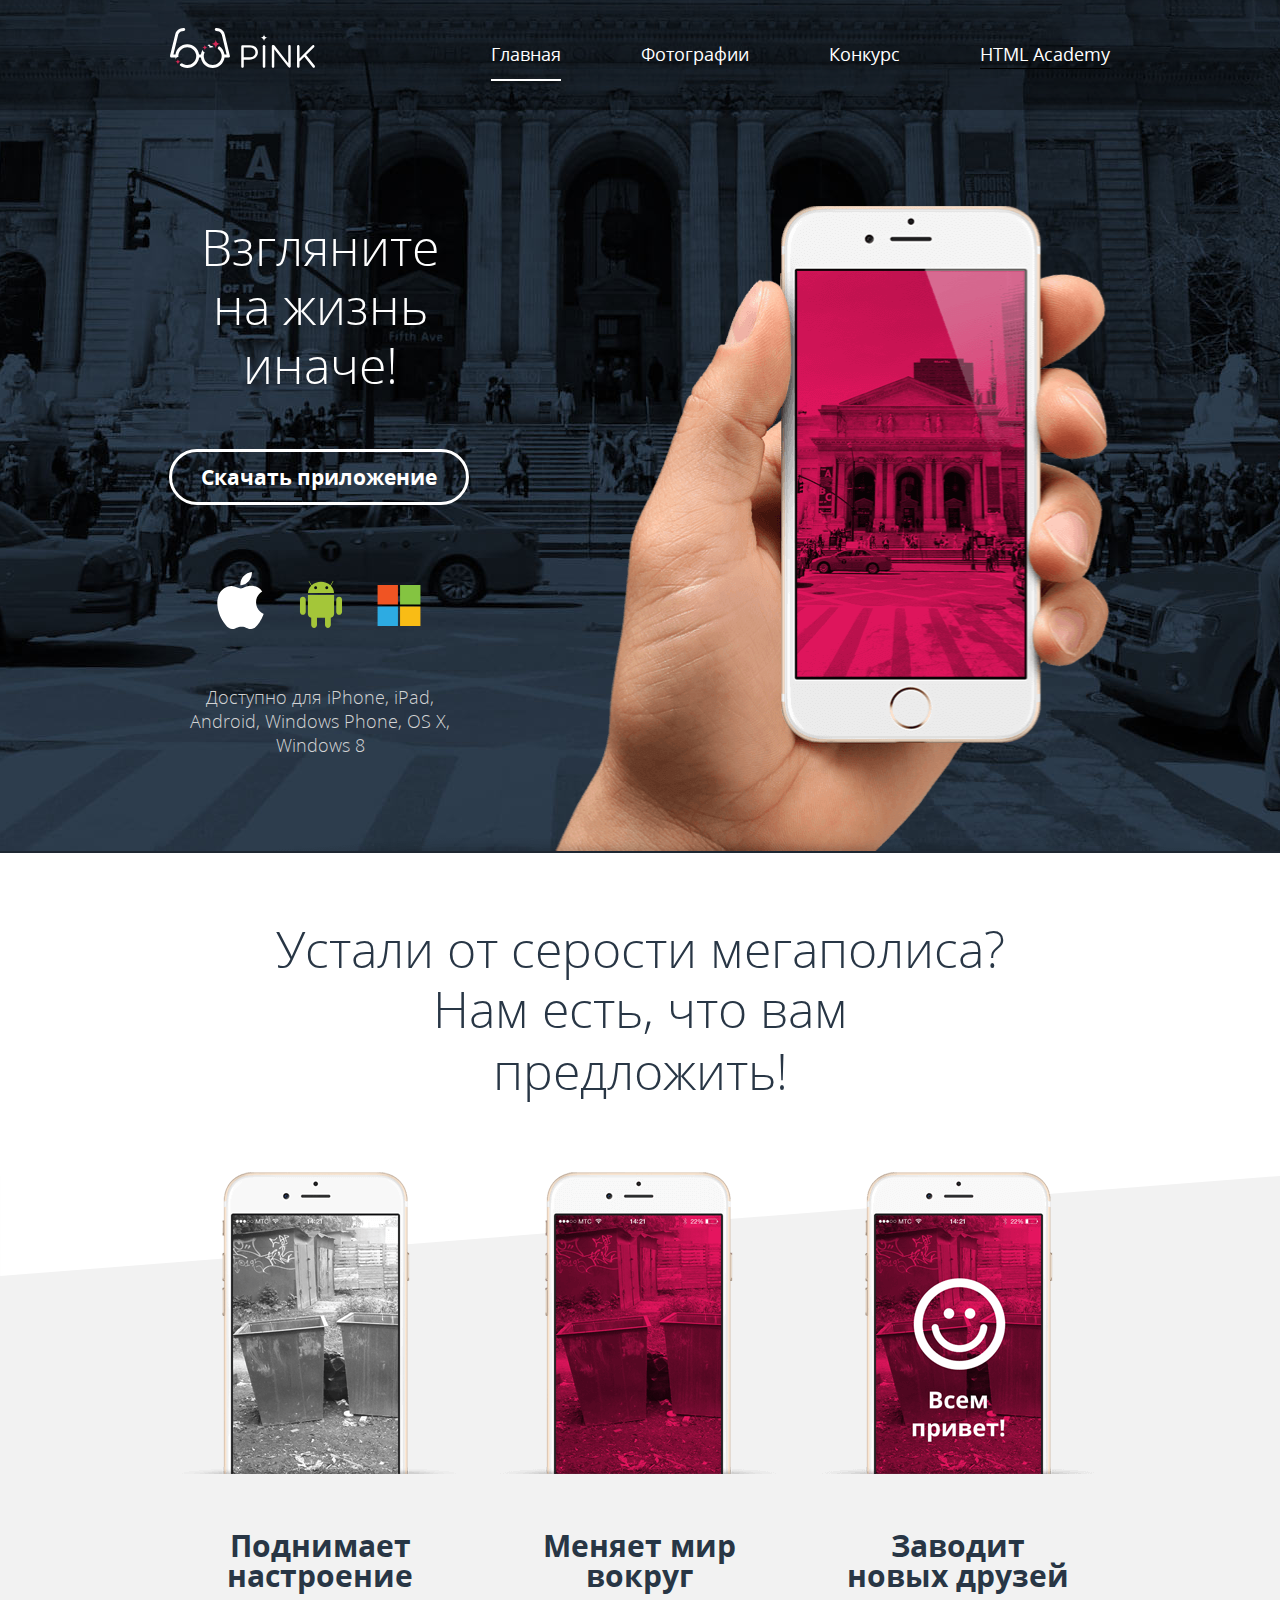
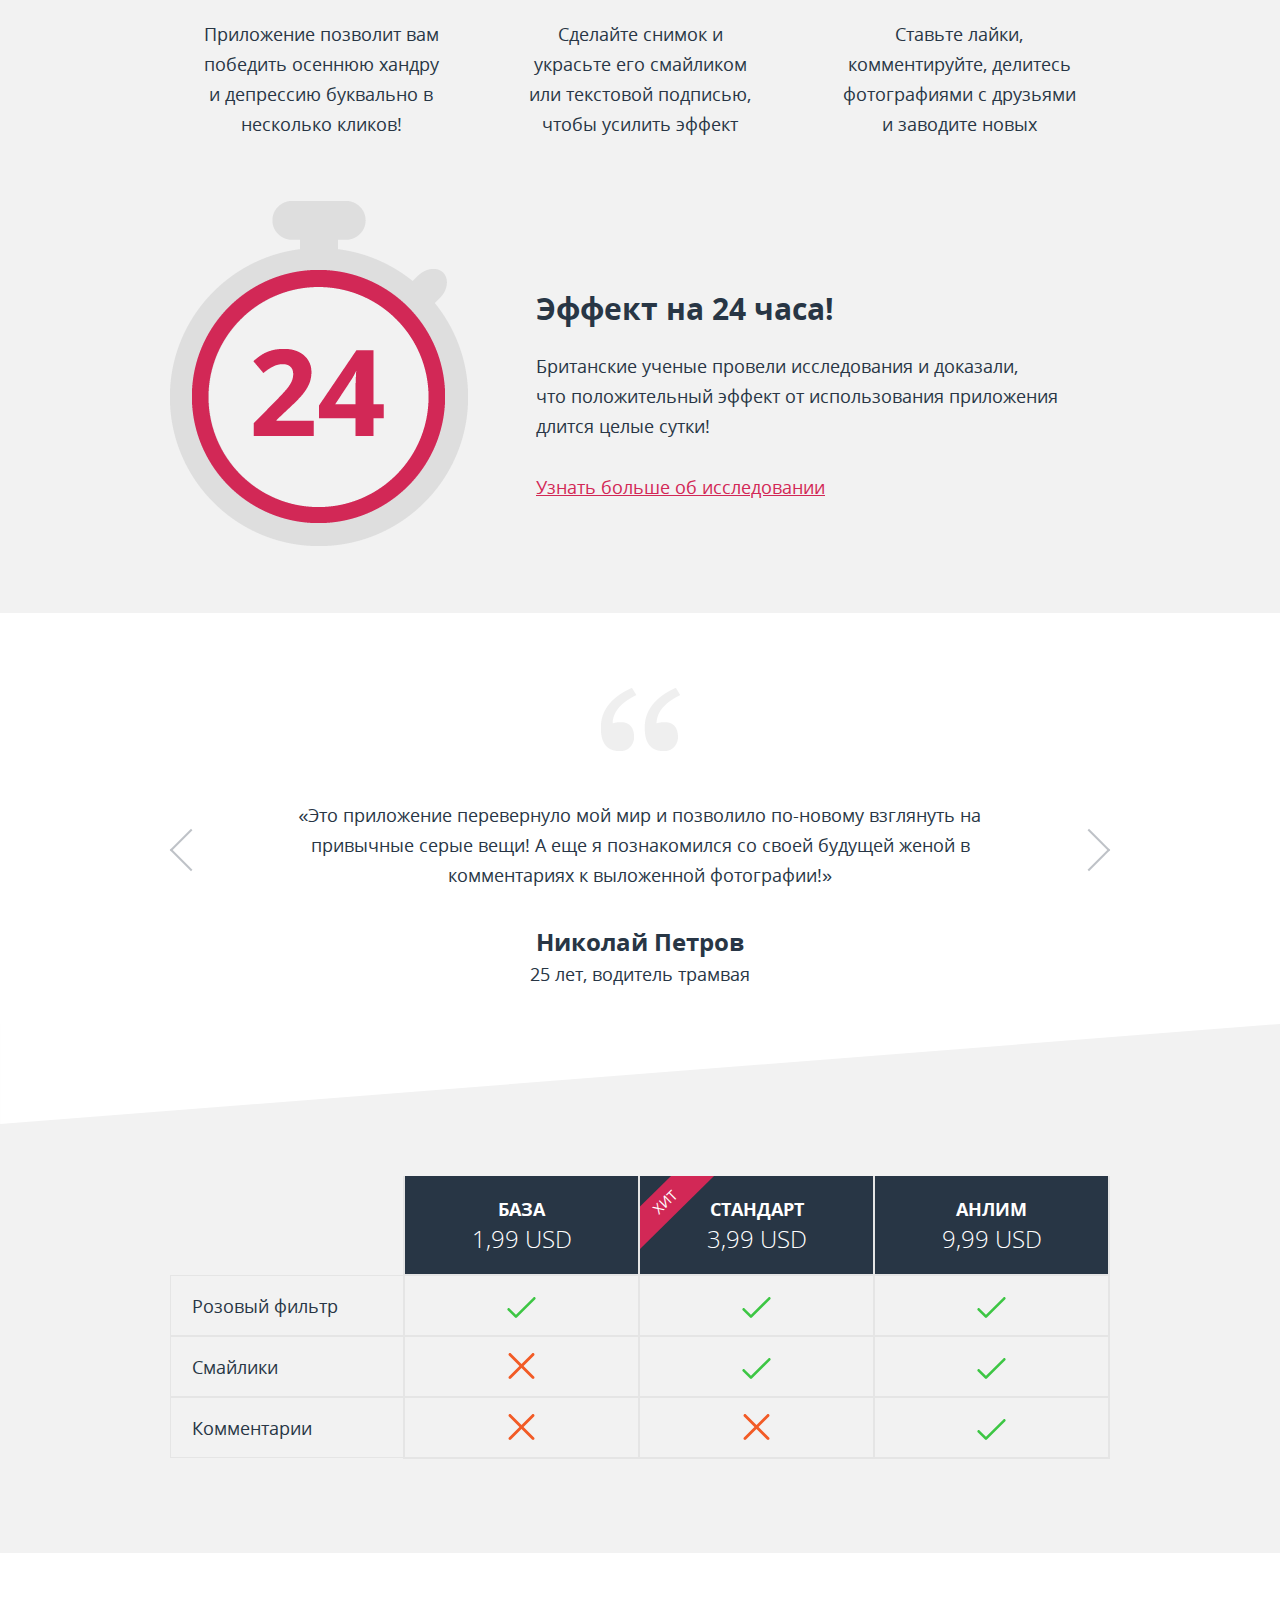
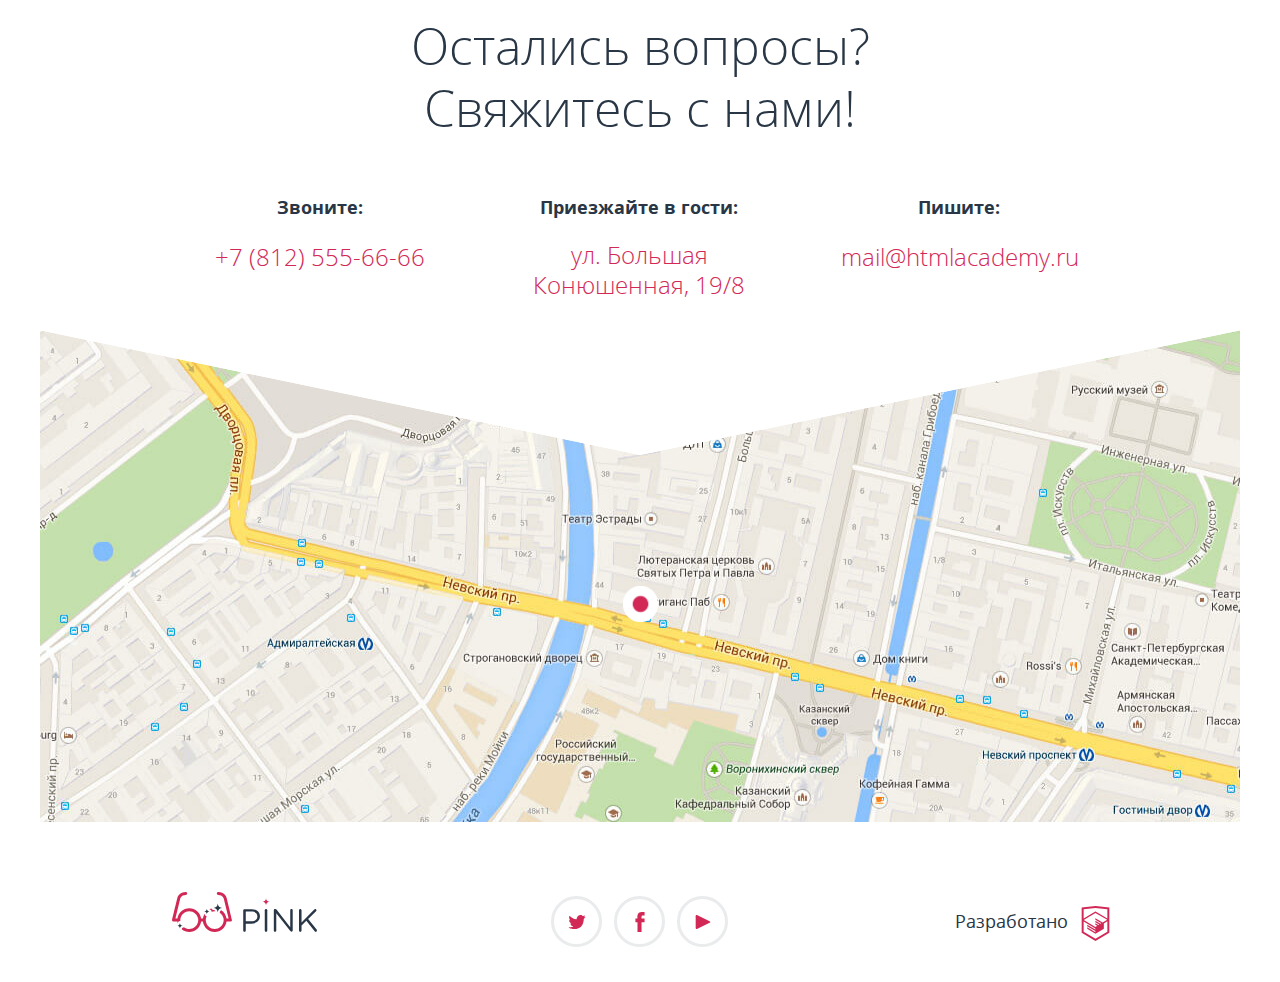
<file: index.html>
<!DOCTYPE html><html lang="ru"><head><meta charset="utf-8"><title>HTML Academy: Пинк</title><meta name="viewport" content="width=device-width,initial-scale=1"><meta name="format-detection" content="telephone=no"><link rel="stylesheet" href="css/style.min.css"><link rel="preload" href="fonts/opensans.woff2" as="font"><script src="js/picturefill.js"></script></head><body><div style="display: none;"><svg xmlns="http://www.w3.org/2000/svg" xmlns:xlink="http://www.w3.org/1999/xlink"><symbol id="icon-editor-contrast" viewbox="-35.422 -7.96 31.92 31.92"><path d="M-19.462-3.96c6.595,0,11.96,5.365,11.96,11.96s-5.365,11.96-11.96,11.96S-31.422,14.595-31.422,8 S-26.057-3.96-19.462-3.96 M-19.462-7.96c-8.814,0-15.96,7.145-15.96,15.96c0,8.813,7.146,15.96,15.96,15.96S-3.502,16.813-3.502,8 C-3.502-0.815-10.648-7.96-19.462-7.96L-19.462-7.96z"></path><path d="M-19.462,16.331c4.706,0,8.52-3.813,8.52-8.52c0-4.705-3.813-8.519-8.52-8.519"></path></symbol><symbol id="icon-editor-crop" viewbox="0 0 48 48"><path fill="none" d="M0,0h48v48H0V0z"></path><path d="M34,30h4V14c0-2.21-1.79-4-4-4H18v4h16V30z M14,34V2h-4v8H2v4h8v20c0,2.21,1.79,4,4,4h20v8h4v-8h8v-4H14z"></path></symbol><symbol id="icon-editor-diagram-fill" viewbox="22.5 69.048 253 253"><path fill="#231F20" d="M149,69.048c-69.864,0-126.5,56.636-126.5,126.5c0,69.864,56.636,126.5,126.5,126.5 s126.5-56.636,126.5-126.5C275.5,125.685,218.864,69.048,149,69.048z M149,306.264c-60.844,0-110.167-49.323-110.167-110.167 C38.833,135.253,88.156,85.93,149,85.93c60.843,0,110.167,49.323,110.167,110.167C259.167,256.941,209.843,306.264,149,306.264z"></path></symbol><symbol id="icon-editor-fill" viewbox="0 0 48 48"><path fill="none" d="M0,0h48v48H0V0z"></path><path d="M33.12,17.88L15.24,0l-2.83,2.83l4.76,4.76L6.88,17.88c-1.17,1.17-1.17,3.07,0,4.24l11,11C18.46,33.71,19.23,34,20,34 s1.54-0.29,2.12-0.88l11-11C34.29,20.95,34.29,19.05,33.12,17.88z M10.41,20L20,10.42L29.59,20H10.41z M38,23c0,0-4,4.33-4,7 c0,2.21,1.79,4,4,4s4-1.79,4-4C42,27.33,38,23,38,23z"></path><rect y="40" width="48" height="3"></rect></symbol><symbol id="icon-facebook" viewbox="0 0 8.673 18.944"><path d="M6.275,3.357c0.799,0,1.599,0,2.398,0c0-1.119,0-2.238,0-3.357c-0.959,0-1.92,0-2.878,0C2.656,0.181,1.54,2.387,1.948,6.115 H0v3.517h1.958c0,3.104,0,6.208,0,9.312c1.279,0,2.558,0,3.837,0c0-3.104,0-6.208,0-9.312h2.857V6.115H5.786 C5.765,5.07,5.75,3.709,6.275,3.357z"></path></symbol><symbol id="icon-heart" viewbox="521.939 473.064 12.545 11.99"><g><path fill="#d22856" d="M528.174,485.055c-0.212,0-0.412-0.091-0.552-0.249c-3.798-4.324-4.644-5.298-4.858-5.572l-0.004,0.0 c-0.529-0.675-0.821-1.518-0.821-2.373c0-2.095,1.704-3.799,3.799-3.799c0.934,0,1.804,0.32,2.484,0.898 c0.696-0.578,1.56-0.898,2.463-0.898c2.095,0,3.799,1.704,3.799,3.799c0,0.909-0.318,1.754-0.896,2.381l-4.86,5.561 C528.587,484.964,528.386,485.055,528.174,485.055L528.174,485.055z M523.929,478.349c0.208,0.255,2.471,2.839,4.243,4.858 l4.323-4.944c0.34-0.369,0.52-0.86,0.52-1.399c0-1.285-1.045-2.331-2.33-2.331c-0.729,0-1.421,0.344-1.9,0.943 c-0.142,0.178-0.353,0.267-0.585,0.275c-0.227-0.003-0.439-0.111-0.575-0.294c-0.441-0.587-1.129-0.925-1.887-0.925 c-1.285,0-2.33,1.046-2.33,2.331c0,0.678,0.275,1.171,0.507,1.467C523.919,478.336,523.925,478.342,523.929,478.349z"></path></g></symbol><symbol id="icon-logo-android" viewbox="0 0 42.084 47.041"><path fill="#A4C639" d="M34.144,14.009H7.945c-0.009,0.11-0.018,0.22-0.018,0.333v18.755c0,1.926,1.457,3.49,3.316,3.627v7.43 c0,1.594,1.291,2.885,2.885,2.885c1.593,0,2.885-1.291,2.885-2.885v-7.42h8.058v7.42c0,1.594,1.291,2.885,2.885,2.885 c1.595,0,2.886-1.291,2.886-2.885v-7.434c1.858-0.137,3.315-1.701,3.315-3.627V14.342C34.157,14.229,34.153,14.119,34.144,14.009z"></path><path id="c-4-9-2-9-2-9" fill="#A4C639" d="M2.886,15.679L2.886,15.679c1.593,0,2.886,1.292,2.886,2.885v12.378 c0,1.595-1.292,2.886-2.886,2.886l0,0C1.292,33.828,0,32.537,0,30.942V18.564C0,16.97,1.292,15.679,2.886,15.679z"></path><path id="c-4-1-7-3-8-4" fill="#A4C639" d="M39.198,15.679L39.198,15.679c1.595,0,2.886,1.292,2.886,2.885v12.378 c0,1.595-1.291,2.886-2.886,2.886l0,0c-1.594,0-2.885-1.291-2.885-2.886V18.564C36.313,16.97,37.604,15.679,39.198,15.679z"></path><path fill="#A4C639" d="M8.03,11.967h26.026c-0.039-2.783-1.234-5.322-3.187-7.275l2.446-4.235c0.082-0.146,0.031-0.331-0.112-0.415 c-0.146-0.084-0.331-0.034-0.415,0.111L30.416,4.26c-2.052-1.853-6.249-3.4-9.374-3.4l0,0c-3.016,0-7.322,1.547-9.374,3.4 L9.296,0.152C9.213,0.007,9.027-0.042,8.881,0.041C8.736,0.125,8.686,0.311,8.77,0.456l2.445,4.235 C9.265,6.645,8.068,9.184,8.03,11.967z M25.323,6.804c-0.002-0.805,0.664-1.46,1.488-1.462c0.826-0.002,1.494,0.648,1.498,1.454 c0,0.002,0,0.005,0,0.008c0.002,0.805-0.664,1.46-1.49,1.462c-0.823,0.002-1.493-0.649-1.496-1.454 C25.323,6.81,25.323,6.807,25.323,6.804z M14.18,6.804c-0.001-0.805,0.665-1.46,1.489-1.462c0.824-0.002,1.494,0.648,1.497,1.454 c0,0.002,0,0.005,0,0.008c0.002,0.805-0.664,1.46-1.488,1.462c-0.825,0.002-1.495-0.649-1.498-1.454 C14.18,6.81,14.18,6.807,14.18,6.804z"></path></symbol><symbol id="icon-logo-apple" viewbox="0 0 46.21 56.753"><path fill="#FFFFFF" d="M38.593,30.15c0.081,8.59,7.535,11.447,7.617,11.483c-0.062,0.202-1.19,4.073-3.927,8.072 c-2.365,3.457-4.82,6.901-8.688,6.973c-3.799,0.07-5.021-2.253-9.365-2.253c-4.344,0-5.702,2.182-9.298,2.32 c-3.733,0.142-6.576-3.739-8.961-7.184c-4.875-7.046-8.598-19.91-3.597-28.593c2.484-4.313,6.925-7.043,11.743-7.114 c3.666-0.069,7.126,2.466,9.366,2.466c2.241,0,6.444-3.049,10.865-2.601c1.85,0.077,7.044,0.747,10.38,5.629 C44.459,19.519,38.531,22.971,38.593,30.15 M31.453,9.062C33.435,6.662,34.769,3.323,34.405,0c-2.857,0.115-6.312,1.904-8.36,4.302 c-1.837,2.123-3.445,5.521-3.011,8.778C26.218,13.326,29.47,11.461,31.453,9.062"></path></symbol><symbol id="icon-logo-htmlacademy" viewbox="0 0 26.943 34.09"><path d="M13.62,0.017L13.472,0L0,1.412v24.661l13.472,8.017l13.43-7.99l0.042-0.026V1.412L13.62,0.017z M25.019,12.127L13.495,5.334 l-0.001-0.104L13.407,5.28l-0.088-0.056v0.109L1.925,12.118V3.147l11.547-1.212l11.547,1.212V12.127z M13.405,6.787L24.923,13.5 l-4.479,2.64l-7.093-4.221l-0.013,1.415l5.904,3.513l-0.86,0.507l-5.031-2.992l-0.013,1.415l3.827,2.275l-0.782,0.523l-3.032-1.787 l-0.013,1.413l1.852,1.091l-1.8,1.081L2.034,13.622L13.405,6.787z M1.925,15.127l11.411,6.791l0.015,1.044l-7.941-4.728L5.395,19.65 l7.979,4.796l0.017,1.076l-7.972-4.741l-0.013,1.415l8.021,4.821l0.045,0.026l8.143-4.872v-1.268l-0.011-0.148v-3.761l3.415-2.036 v10.02L13.472,31.85L1.925,24.979V15.127z"></path></symbol><symbol id="icon-logo-microsoft" viewbox="0 0 43.922 41.992"><g><path id="path5058" fill="#F05423" d="M20.874,19.953H0V0h20.874V19.953z"></path><path id="path5060" fill="#84C441" d="M43.922,19.953H23.049V0h20.873V19.953z"></path><path id="path5062" fill="#2DABE2" d="M20.873,41.992H0V22.04h20.873V41.992z"></path><path id="path5064" fill="#F9BC15" d="M43.922,41.992H23.049V22.04h20.873V41.992z"></path></g></symbol><symbol id="icon-logo-pink-blue-desktop" viewbox="0 0 146.3 40.375"><g><path d="M71.874,18.661c0-0.708,0.58-1.288,1.256-1.288h7.18c5.087,0,8.436,2.704,8.436,7.146v0.063 c0,4.86-4.057,7.373-8.854,7.373h-5.475v6.825c0,0.708-0.58,1.287-1.289,1.287c-0.676,0-1.256-0.58-1.256-1.287L71.874,18.661 L71.874,18.661z M79.988,29.641c3.734,0,6.182-1.996,6.182-4.959v-0.062c0-3.221-2.414-4.894-6.053-4.894h-5.699v9.917h5.57V29.641 z"></path><path d="M93.603,18.5c0-0.708,0.579-1.288,1.255-1.288c0.709,0,1.288,0.58,1.288,1.288v20.283 c0,0.708-0.579,1.287-1.288,1.287c-0.676,0-1.255-0.579-1.255-1.287V18.5z"></path><path d="M102.744,18.532c0-0.676,0.58-1.256,1.256-1.256h0.354c0.58,0,0.935,0.29,1.288,0.74l13.684,17.45V18.468 c0-0.676,0.547-1.256,1.256-1.256c0.676,0,1.225,0.58,1.225,1.256v20.349c0,0.677-0.48,1.19-1.158,1.19h-0.129 c-0.548,0-0.936-0.321-1.318-0.772l-13.976-17.867v17.449c0,0.677-0.547,1.257-1.257,1.257c-0.676,0-1.223-0.58-1.223-1.257V18.532 H102.744z"></path><path d="M128.173,18.5c0-0.708,0.58-1.288,1.257-1.288c0.708,0,1.286,0.58,1.286,1.288v12.331l12.848-13.168 c0.29-0.257,0.579-0.451,0.998-0.451c0.676,0,1.225,0.612,1.225,1.256c0,0.354-0.162,0.644-0.42,0.901l-7.984,7.92l8.564,10.561 c0.225,0.291,0.354,0.547,0.354,0.936c0,0.676-0.577,1.288-1.285,1.288c-0.482,0-0.807-0.259-1.03-0.58l-8.401-10.464l-4.863,4.861 v4.895c0,0.708-0.578,1.288-1.286,1.288c-0.677,0-1.257-0.58-1.257-1.288V18.5H128.173z"></path></g><path fill="#D22856" d="M98.498,9.875c-2.002,0-3.623-1.623-3.623-3.624c0,2.001-1.623,3.624-3.625,3.624 c2.002,0,3.625,1.623,3.625,3.624C94.875,11.498,96.496,9.875,98.498,9.875z"></path><g><path fill="#D22856" d="M43.094,19.313c0.246,0,0.489,0.014,0.73,0.033c-0.437-0.728-1.227-1.221-2.136-1.221 c-0.877,0-1.614-0.568-1.884-1.354c-0.727,0.208-1.425,0.482-2.089,0.816c0.062,0.017,0.122,0.038,0.188,0.038c1.104,0,2,0.896,2,2 c0,0.096-0.015,0.188-0.028,0.281C40.875,19.524,41.959,19.313,43.094,19.313z"></path><path fill="#D22856" d="M60.462,28.016c-0.002-0.009-5.175-21.365-5.175-21.365C54.926,4.303,52.694,0,46.688,0 c-0.829,0-1.5,0.671-1.5,1.5s0.671,1.5,1.5,1.5c4.856,0,5.575,3.729,5.639,4.143l4.767,19.701h-2.073 c-0.445-3.557-2.453-6.628-5.305-8.522c-0.897,0.379-1.529,1.269-1.529,2.303c0,0.088-0.015,0.171-0.026,0.256 c1.991,1.358,3.415,3.489,3.829,5.965c0.082,0.488,0.135,0.987,0.135,1.5c0,0.512-0.053,1.012-0.135,1.5 c-0.716,4.271-4.421,7.53-8.896,7.53c-4.475,0-8.181-3.259-8.896-7.53c-0.082-0.488-0.135-0.988-0.135-1.5 c0-0.513,0.053-1.012,0.135-1.5c0.147-0.879,0.427-1.712,0.808-2.484c-1.034-0.077-1.852-0.932-1.852-1.984 c0-0.189-0.077-0.357-0.192-0.488c-0.938,1.469-1.569,3.149-1.795,4.957h-1.82c-0.741-5.927-5.802-10.531-11.927-10.531 S6.235,20.917,5.493,26.844H3.42L8.187,7.143C8.25,6.729,8.97,3,13.826,3c0.829,0,1.5-0.671,1.5-1.5S14.655,0,13.826,0 C7.82,0,5.588,4.303,5.227,6.651c0,0-5.173,21.356-5.175,21.365c-0.266,1.109,0.531,1.826,1.426,1.826 c0.012,0,0.023,0.004,0.036,0.004h3.982c0.079,0.629,0.215,1.237,0.387,1.831c0.059-0.106,0.102-0.224,0.102-0.354 c0-1.104,0.896-2,2-2c0.166,0,0.324,0.024,0.478,0.062c-0.043-0.343-0.074-0.688-0.074-1.042c0-0.512,0.053-1.011,0.135-1.5 c0.715-4.271,4.421-7.531,8.896-7.531s8.18,3.26,8.896,7.531c0.082,0.489,0.135,0.988,0.135,1.5s-0.053,1.012-0.135,1.5 c-0.715,4.272-4.421,7.531-8.896,7.531c-2.022,0-3.883-0.67-5.386-1.794c-0.35,0.302-0.8,0.491-1.299,0.491 c-0.413,0-0.749,0.336-0.749,0.748c0,0.289-0.065,0.563-0.176,0.812c2.075,1.708,4.722,2.743,7.614,2.743 c6.125,0,11.185-4.604,11.927-10.529h1.814c0.742,5.926,5.802,10.529,11.927,10.529s11.186-4.604,11.927-10.529H59 c0.012,0,0.023-0.005,0.036-0.005C59.931,29.842,60.728,29.125,60.462,28.016z"></path></g><g><g><path d="M50.686,16.125c-2.485,0-4.499-2.014-4.499-4.499c0,2.485-2.014,4.499-4.499,4.499 c2.485,0,4.499,2.014,4.499,4.499C46.187,18.139,48.2,16.125,50.686,16.125z"></path></g></g><g><g><path d="M37.904,19.626c-1.519,0-2.749-1.23-2.749-2.749c0,1.519-1.23,2.749-2.749,2.749 c1.519,0,2.749,1.229,2.749,2.749C35.155,20.855,36.386,19.626,37.904,19.626z"></path></g></g><g><g><path d="M10.734,34.072c-1.519,0-2.749-1.23-2.749-2.75c0,1.52-1.23,2.75-2.749,2.75 c1.519,0,2.749,1.229,2.749,2.748C7.985,35.303,9.215,34.072,10.734,34.072z"></path></g></g></symbol><symbol id="icon-logo-pink-blue-mobile" viewbox="0 0 146.3 40.375"><g><path d="M71.874,18.661c0-0.708,0.58-1.288,1.256-1.288h7.18c5.087,0,8.436,2.704,8.436,7.146v0.063 c0,4.86-4.057,7.373-8.854,7.373h-5.475v6.825c0,0.708-0.58,1.287-1.289,1.287c-0.676,0-1.256-0.58-1.256-1.287L71.874,18.661 L71.874,18.661z M79.988,29.641c3.734,0,6.182-1.996,6.182-4.959v-0.062c0-3.221-2.414-4.894-6.053-4.894h-5.699v9.917h5.57V29.641 z"></path><path d="M93.603,18.5c0-0.708,0.579-1.288,1.255-1.288c0.709,0,1.288,0.58,1.288,1.288v20.283 c0,0.708-0.579,1.287-1.288,1.287c-0.676,0-1.255-0.579-1.255-1.287V18.5z"></path><path d="M102.744,18.532c0-0.676,0.58-1.256,1.256-1.256h0.354c0.58,0,0.935,0.29,1.288,0.74l13.684,17.45V18.468 c0-0.676,0.547-1.256,1.256-1.256c0.676,0,1.225,0.58,1.225,1.256v20.349c0,0.677-0.48,1.19-1.158,1.19h-0.129 c-0.548,0-0.936-0.321-1.318-0.772l-13.976-17.867v17.449c0,0.677-0.547,1.257-1.257,1.257c-0.676,0-1.223-0.58-1.223-1.257V18.532 H102.744z"></path><path d="M128.173,18.5c0-0.708,0.58-1.288,1.257-1.288c0.708,0,1.286,0.58,1.286,1.288v12.331l12.848-13.16 c0.29-0.257,0.579-0.451,0.998-0.451c0.676,0,1.225,0.612,1.225,1.256c0,0.354-0.162,0.644-0.42,0.901l-7.984,7.92l8.564,10.561 c0.225,0.291,0.354,0.547,0.354,0.936c0,0.676-0.577,1.288-1.285,1.288c-0.482,0-0.807-0.259-1.03-0.58l-8.401-10.464l-4.863,4.861 v4.895c0,0.708-0.578,1.288-1.286,1.288c-0.677,0-1.257-0.58-1.257-1.288V18.5H128.173z"></path></g><path fill="#FFFFFF" d="M60.498,28.266"></path><path fill="#D22856" d="M60.462,28.016c-0.002-0.009-5.175-21.365-5.175-21.365C54.926,4.303,52.694,0,46.688,0 c-0.829,0-1.5,0.671-1.5,1.5s0.671,1.5,1.5,1.5c4.856,0,5.575,3.729,5.639,4.143l4.767,19.701h-2.073 c-0.742-5.927-5.802-10.531-11.927-10.531s-11.186,4.604-11.927,10.531h-1.82c-0.741-5.927-5.802-10.531-11.927-10.531 S6.235,20.917,5.493,26.844H3.42L8.187,7.143C8.25,6.729,8.97,3,13.826,3c0.829,0,1.5-0.671,1.5-1.5S14.655,0,13.826,0 C7.82,0,5.588,4.303,5.227,6.651c0,0-5.173,21.356-5.175,21.365c-0.266,1.109,0.531,1.826,1.426,1.826 c0.012,0,0.023,0.004,0.036,0.004h3.982c0.741,5.926,5.802,10.53,11.927,10.53s11.185-4.604,11.927-10.53h1.814 c0.742,5.926,5.802,10.53,11.927,10.53s11.186-4.604,11.927-10.53H59c0.012,0,0.023-0.004,0.036-0.004 C59.931,29.842,60.728,29.125,60.462,28.016z M26.315,29.844c-0.715,4.272-4.421,7.531-8.896,7.531s-8.18-3.259-8.896-7.531 c-0.082-0.488-0.135-0.988-0.135-1.5s0.053-1.011,0.135-1.5c0.715-4.271,4.421-7.531,8.896-7.531s8.18,3.26,8.896,7.531 c0.082,0.489,0.135,0.988,0.135,1.5S26.397,29.355,26.315,29.844z M51.99,29.844c-0.716,4.272-4.421,7.531-8.896,7.531 c-4.475,0-8.181-3.259-8.896-7.531c-0.082-0.488-0.135-0.988-0.135-1.5s0.053-1.011,0.135-1.5c0.716-4.271,4.421-7.531,8.896-7.531 c4.475,0,8.181,3.26,8.896,7.531c0.082,0.489,0.135,0.988,0.135,1.5S52.072,29.355,51.99,29.844z"></path></symbol><symbol id="icon-logo-pink-white-desktop" viewbox="0 0 146.3 40.375"><g><path d="M71.874,18.661c0-0.708,0.58-1.288,1.256-1.288h7.18c5.087,0,8.436,2.704,8.436,7.146v0.064 c0,4.861-4.057,7.373-8.854,7.373h-5.475v6.825c0,0.708-0.58,1.288-1.288,1.288c-0.676,0-1.256-0.58-1.256-1.288V18.661z M79.988,29.641c3.734,0,6.182-1.996,6.182-4.959v-0.063c0-3.22-2.414-4.894-6.053-4.894h-5.699v9.917H79.988L79.988,29.641z"></path><path d="M93.603,18.5c0-0.708,0.579-1.288,1.255-1.288c0.709,0,1.288,0.58,1.288,1.288v20.283 c0,0.708-0.579,1.287-1.288,1.287c-0.676,0-1.255-0.579-1.255-1.287V18.5z"></path><path d="M102.744,18.532c0-0.676,0.58-1.256,1.256-1.256h0.354c0.58,0,0.935,0.29,1.288,0.74l13.684,17.45V18.468 c0-0.676,0.547-1.256,1.256-1.256c0.676,0,1.224,0.58,1.224,1.256v20.349c0,0.676-0.481,1.19-1.158,1.19h-0.129c-0.548,0-0.935-0.321-1.319-0.772l-13.975-17.868v17.45c0,0.676-0.547,1.256-1.256,1.256c-0.676,0-1.223-0.58-1.223-1.256V18.532 H102.744z"></path><path d="M128.173,18.5c0-0.708,0.58-1.288,1.257-1.288c0.708,0,1.286,0.58,1.286,1.288v12.331l12.848-13.168 c0.29-0.257,0.579-0.451,0.998-0.451c0.676,0,1.225,0.612,1.225,1.256c0,0.354-0.162,0.644-0.42,0.901l-7.984,7.92l8.564,10.561 c0.225,0.291,0.354,0.547,0.354,0.935c0,0.676-0.578,1.288-1.286,1.288c-0.483,0-0.806-0.258-1.03-0.58l-8.402-10.463l-4.863,4.861 v4.894c0,0.708-0.578,1.288-1.286,1.288c-0.677,0-1.257-0.58-1.257-1.288V18.5H128.173z"></path></g><path d="M98.498,9.875c-2.002,0-3.623-1.623-3.623-3.624c0,2.001-1.623,3.624-3.625,3.624 c2.002,0,3.625,1.623,3.625,3.624C94.875,11.498,96.496,9.875,98.498,9.875z"></path><g><path d="M43.094,19.313c0.246,0,0.489,0.014,0.73,0.033c-0.437-0.728-1.227-1.221-2.136-1.221 c-0.877,0-1.614-0.568-1.884-1.354c-0.727,0.208-1.425,0.482-2.089,0.816c0.062,0.017,0.122,0.038,0.188,0.038c1.104,0,2,0.896,2,2 c0,0.096-0.015,0.188-0.028,0.281C40.875,19.524,41.959,19.313,43.094,19.313z"></path><path d="M60.462,28.016c-0.002-0.009-5.175-21.365-5.175-21.365C54.926,4.303,52.694,0,46.688,0 c-0.829,0-1.5,0.671-1.5,1.5s0.671,1.5,1.5,1.5c4.856,0,5.575,3.729,5.639,4.143l4.767,19.701h-2.073 c-0.445-3.557-2.453-6.628-5.305-8.522c-0.897,0.379-1.529,1.269-1.529,2.303c0,0.088-0.015,0.171-0.026,0.256 c1.991,1.358,3.415,3.489,3.829,5.964c0.082,0.489,0.135,0.988,0.135,1.5s-0.053,1.012-0.135,1.5 c-0.716,4.272-4.421,7.531-8.896,7.531c-4.475,0-8.181-3.259-8.896-7.531c-0.082-0.488-0.135-0.988-0.135-1.5 s0.053-1.011,0.135-1.5c0.147-0.878,0.427-1.711,0.808-2.483c-1.034-0.078-1.852-0.932-1.852-1.985 c0-0.189-0.077-0.357-0.192-0.489c-0.938,1.469-1.569,3.15-1.795,4.958h-1.82c-0.741-5.927-5.802-10.531-11.927-10.531 S6.235,20.917,5.493,26.844H3.42L8.187,7.143C8.25,6.729,8.97,3,13.826,3c0.829,0,1.5-0.671,1.5-1.5S14.655,0,13.826,0 C7.82,0,5.588,4.303,5.227,6.651c0,0-5.173,21.356-5.175,21.365c-0.266,1.109,0.531,1.826,1.426,1.826 c0.012,0,0.023,0.004,0.036,0.004h3.982c0.079,0.628,0.215,1.237,0.387,1.831c0.059-0.106,0.102-0.224,0.102-0.354 c0-1.104,0.896-2,2-2c0.166,0,0.324,0.025,0.478,0.063c-0.043-0.343-0.074-0.688-0.074-1.042c0-0.512,0.053-1.011,0.135-1.5 c0.715-4.271,4.421-7.531,8.896-7.531s8.18,3.26,8.896,7.531c0.082,0.489,0.135,0.988,0.135,1.5s-0.053,1.012-0.135,1.5 c-0.715,4.272-4.421,7.531-8.896,7.531c-2.022,0-3.883-0.67-5.386-1.794c-0.35,0.302-0.8,0.491-1.299,0.491 c-0.413,0-0.749,0.336-0.749,0.748c0,0.29-0.065,0.564-0.176,0.812c2.075,1.708,4.722,2.743,7.614,2.743 c6.125,0,11.185-4.604,11.927-10.53h1.814c0.742,5.926,5.802,10.53,11.927,10.53s11.186-4.604,11.927-10.53H59 c0.012,0,0.023-0.004,0.036-0.004C59.931,29.842,60.728,29.125,60.462,28.016z"></path></g><g><g><path fill="#D22856" d="M50.686,16.125c-2.485,0-4.499-2.014-4.499-4.499c0,2.485-2.014,4.499-4.499,4.499 c2.485,0,4.499,2.014,4.499,4.499C46.187,18.139,48.2,16.125,50.686,16.125z"></path></g></g><g><g><path fill="#D22856" d="M37.904,19.626c-1.519,0-2.749-1.23-2.749-2.749c0,1.519-1.23,2.749-2.749,2.749 c1.519,0,2.749,1.229,2.749,2.749C35.155,20.855,36.386,19.626,37.904,19.626z"></path></g></g><g><g><path fill="#D22856" d="M10.734,34.072c-1.519,0-2.749-1.23-2.749-2.75c0,1.52-1.23,2.75-2.749,2.75 c1.519,0,2.749,1.229,2.749,2.748C7.985,35.303,9.215,34.072,10.734,34.072z"></path></g></g></symbol><symbol id="icon-logo-pink-white-mobile" viewbox="0 0 74.426 22.859"><g><path d="M0,1.449c0-0.708,0.58-1.288,1.256-1.288h7.18c5.087,0,8.436,2.704,8.436,7.147v0.064 c0,4.861-4.057,7.373-8.854,7.373H2.544v6.825c0,0.708-0.58,1.288-1.288,1.288C0.58,22.859,0,22.279,0,21.571V1.449z M8.114,12.428 c3.734,0,6.182-1.996,6.182-4.958V7.405c0-3.22-2.415-4.894-6.054-4.894H2.544v9.917H8.114z"></path><path d="M21.729,1.288C21.729,0.58,22.308,0,22.983,0c0.709,0,1.288,0.58,1.288,1.288v20.283 c0,0.708-0.579,1.288-1.288,1.288c-0.676,0-1.255-0.58-1.255-1.288V1.288z"></path><path d="M30.87,1.32c0-0.676,0.579-1.256,1.256-1.256h0.354c0.58,0,0.934,0.29,1.288,0.74l13.684,17.45V1.256 C47.451,0.58,47.998,0,48.707,0c0.676,0,1.223,0.58,1.223,1.256v20.348c0,0.676-0.482,1.191-1.158,1.191h-0.129 c-0.548,0-0.934-0.322-1.32-0.772L33.349,4.153v17.45c0,0.676-0.547,1.256-1.255,1.256c-0.677,0-1.224-0.58-1.224-1.256V1.32z"></path><path d="M56.3,1.288C56.3,0.58,56.879,0,57.556,0c0.708,0,1.287,0.58,1.287,1.288v12.331L71.689,0.451 C71.979,0.193,72.269,0,72.688,0c0.676,0,1.224,0.612,1.224,1.256c0,0.354-0.161,0.644-0.419,0.901l-7.984,7.92l8.564,10.561 c0.225,0.29,0.354,0.547,0.354,0.934c0,0.676-0.579,1.288-1.287,1.288c-0.483,0-0.806-0.258-1.03-0.58l-8.403-10.463l-4.862,4.861 v4.894c0,0.708-0.579,1.288-1.287,1.288c-0.677,0-1.256-0.58-1.256-1.288V1.288z"></path></g></symbol><symbol id="icon-logo-pink-white-tablet" viewbox="0 0 146.3 40.375"><g><path d="M71.874,18.661c0-0.708,0.58-1.288,1.256-1.288h7.18c5.087,0,8.436,2.704,8.436,7.146v0.064 c0,4.861-4.057,7.373-8.854,7.373h-5.475v6.825c0,0.708-0.58,1.288-1.288,1.288c-0.676,0-1.256-0.58-1.256-1.288V18.661z M79.988,29.641c3.734,0,6.182-1.996,6.182-4.959v-0.063c0-3.22-2.414-4.894-6.053-4.894h-5.699v9.917H79.988L79.988,29.641z"></path><path d="M93.603,18.5c0-0.708,0.579-1.288,1.255-1.288c0.709,0,1.288,0.58,1.288,1.288v20.283 c0,0.708-0.579,1.287-1.288,1.287c-0.676,0-1.255-0.579-1.255-1.287V18.5z"></path><path d="M102.744,18.532c0-0.676,0.58-1.256,1.256-1.256h0.354c0.58,0,0.935,0.29,1.288,0.74l13.684,17.45V18.468 c0-0.676,0.547-1.256,1.256-1.256c0.676,0,1.224,0.58,1.224,1.256v20.349c0,0.676-0.481,1.19-1.158,1.19h-0.129c-0.548,0-0.935-0.321-1.319-0.772l-13.975-17.868v17.45c0,0.676-0.547,1.256-1.256,1.256c-0.676,0-1.223-0.58-1.223-1.256V18.532 H102.744z"></path><path d="M128.173,18.5c0-0.708,0.58-1.288,1.257-1.288c0.708,0,1.286,0.58,1.286,1.288v12.331l12.848-13.168 c0.29-0.257,0.579-0.451,0.998-0.451c0.676,0,1.225,0.612,1.225,1.256c0,0.354-0.162,0.644-0.42,0.901l-7.984,7.92l8.564,10.561 c0.225,0.291,0.354,0.547,0.354,0.935c0,0.676-0.578,1.288-1.286,1.288c-0.483,0-0.806-0.258-1.03-0.58l-8.402-10.463l-4.863,4.861 v4.894c0,0.708-0.578,1.288-1.286,1.288c-0.677,0-1.257-0.58-1.257-1.288V18.5H128.173z"></path></g><path d="M60.498,28.266"></path><path d="M60.462,28.016c-0.002-0.009-5.175-21.365-5.175-21.365C54.926,4.303,52.694,0,46.688,0 c-0.829,0-1.5,0.671-1.5,1.5s0.671,1.5,1.5,1.5c4.856,0,5.575,3.729,5.639,4.143l4.767,19.701h-2.073 c-0.742-5.927-5.802-10.531-11.927-10.531s-11.186,4.604-11.927,10.531h-1.82c-0.741-5.927-5.802-10.531-11.927-10.531 S6.235,20.917,5.493,26.844H3.42L8.187,7.143C8.25,6.729,8.97,3,13.826,3c0.829,0,1.5-0.671,1.5-1.5S14.655,0,13.826,0 C7.82,0,5.588,4.303,5.227,6.651c0,0-5.173,21.356-5.175,21.365c-0.266,1.109,0.531,1.826,1.426,1.826 c0.012,0,0.023,0.004,0.036,0.004h3.982c0.741,5.926,5.802,10.53,11.927,10.53s11.185-4.604,11.927-10.53h1.814 c0.742,5.926,5.802,10.53,11.927,10.53s11.186-4.604,11.927-10.53H59c0.012,0,0.023-0.004,0.036-0.004 C59.931,29.842,60.728,29.125,60.462,28.016z M26.315,29.844c-0.715,4.272-4.421,7.531-8.896,7.531c-4.475,0-8.18-3.259-8.896-7.531 c-0.082-0.488-0.135-0.988-0.135-1.5s0.053-1.011,0.135-1.5c0.715-4.271,4.421-7.531,8.896-7.531c4.475,0,8.18,3.26,8.896,7.531 c0.082,0.489,0.135,0.988,0.135,1.5S26.397,29.355,26.315,29.844z M51.99,29.844c-0.716,4.272-4.421,7.531-8.896,7.531 c-4.475,0-8.181-3.259-8.896-7.531c-0.082-0.488-0.135-0.988-0.135-1.5s0.053-1.011,0.135-1.5c0.716-4.271,4.421-7.531,8.896-7.531 c4.475,0,8.181,3.26,8.896,7.531c0.082,0.489,0.135,0.988,0.135,1.5S52.072,29.355,51.99,29.844z"></path></symbol><symbol id="icon-mail" viewbox="0 0 17.988 13.966"><g><g><g><path fill="#d22856" d="M14.914,1.814C16.111,0.816,15.816,0,14.257,0H3.731c-1.56,0-1.854,0.816-0.657,1.814l3.742,3.118 c1.197,0.998,3.158,0.998,4.355,0L14.914,1.814z"></path></g><g><path fill="#d22856" d="M11.913,7.044C10.715,8.042,9.718,8.869,9.695,8.88c0,0,0,0-0.02,0.013 C9.601,8.949,9.523,8.995,9.44,9.029C9.407,9.044,9.374,9.063,9.34,9.077c-0.11,0.034-0.223,0.058-0.335,0.059 c-0.003,0-0.007,0.001-0.01,0.001c0,0,0,0-0.001,0s-0.001,0-0.001,0c-0.003,0-0.007-0.001-0.01-0.001 C8.87,9.134,8.759,9.111,8.648,9.077C8.614,9.063,8.58,9.044,8.548,9.029c-0.083-0.034-0.16-0.08-0.235-0.136C8.293,8.88,8.293,8.88,8.293,8.88c-0.022-0.012-1.02-0.838-2.218-1.836L2.178,3.796C0.979,2.798,0,3.257,0,4.816v6.315 c0,1.56,1.275,2.835,2.835,2.835h12.318c1.56,0,2.835-1.275,2.835-2.835V4.816c0-1.559-0.979-2.018-2.178-1.02L11.913,7.044z"></path></g></g></g></symbol><symbol id="icon-no" viewbox="0 0 26.752 26.752"><path d="M15.497,13.376L26.312,2.562c0.586-0.585,0.586-1.535,0-2.121s-1.535-0.586-2.121,0L13.376,11.255L2.562,0.439 c-0.586-0.586-1.535-0.586-2.121,0c-0.586,0.585-0.586,1.535,0,2.121l10.814,10.815L0.439,24.19c-0.586,0.586-0.586,1.535,0,2.121 c0.293,0.293,0.677,0.439,1.061,0.439s0.768-0.146,1.061-0.439l10.815-10.814L24.19,26.312c0.293,0.293,0.677,0.439,1.061,0.439 s0.768-0.146,1.061-0.439c0.586-0.586,0.586-1.535,0-2.121L15.497,13.376z"></path></symbol><symbol id="icon-phone" viewbox="0 0 19.697 19.696"><path fill="#d22856" d="M9.848,0C6.34,0,2.823,0.628,1.546,1.878c-1.058,1.04-1.412,2.874-1.53,4.035c0,0-0.016,0.115-0.016,0.165 c0,0.454,0.369,0.82,0.819,0.82c0.054,0,2.028-0.161,3.218-0.259c0.029-0.004,0.058-0.008,0.086-0.017 C4.566,6.61,4.924,6.25,4.924,5.803l0.003-1.617c0-0.5,0.407-0.902,0.907-0.902h8.027c0.499,0,0.907,0.402,0.907,0.902l0.003,1.617 c0,0.447,0.356,0.808,0.802,0.82c0.027,0.009,0.056,0.013,0.085,0.017c1.19,0.098,3.164,0.259,3.217,0.259 c0.451,0,0.822-0.366,0.822-0.82c0-0.05-0.018-0.165-0.018-0.165c-0.118-1.161-0.472-2.995-1.53-4.035 C16.873,0.628,13.356,0,9.848,0z M9.848,10.67c-0.908,0-1.643,0.733-1.643,1.64c0,0.907,0.734,1.641,1.643,1.641 c0.906,0,1.641-0.733,1.641-1.641C11.488,11.404,10.754,10.67,9.848,10.67z M8.616,6.975V5.951c0-0.567-0.46-1.026-1.025-1.026 c-0.566,0-1.024,0.459-1.024,1.026v1.024l-5.537,5.913c-0.382,0.376-0.619,0.894-0.619,1.47v1.646c0,0.907,0.734,1.643,1.641,1.643 h0.411v1.023c0,0.568,0.46,1.026,1.026,1.026c0.565,0,1.024-0.458,1.024-1.026v-1.023h10.669v1.023c0,0.568,0.46,1.026,1.025,1.026 c0.567,0,1.026-0.458,1.026-1.026v-1.023h0.411c0.905,0,1.64-0.735,1.64-1.643v-1.646c0-0.576-0.236-1.094-0.618-1.47L13.13,6.975 V5.951c0-0.567-0.459-1.026-1.024-1.026c-0.567,0-1.027,0.459-1.027,1.026v1.024H8.616z M9.848,9.028 c1.814,0,3.282,1.468,3.282,3.282s-1.468,3.282-3.282,3.282c-1.813,0-3.281-1.468-3.281-3.282S8.034,9.028,9.848,9.028z"></path></symbol><symbol id="icon-twitter" viewbox="0 0 17.5 14.663"><g id="W6EeEF_1_"><g><path clip-rule="evenodd" d="M11.283,0.153c1.736-0.485,3.074,0.263,3.685,1.151 c0.694-0.226,1.372-0.47,2.072-0.691c-0.004,0.841-0.538,1.478-0.883,1.727C16.861,2.506,17.5,1.86,17.5,1.86 c-0.175,0.976-1.035,1.746-1.611,1.977C15.65,10.429,12.617,14.793,5.507,14.66c-0.538,0,0.077,0-0.46,0 c-0.422,0-4.29-0.45-5.047-1.843c2.341,0.192,4.011-0.412,4.835-1.15c-0.989-0.293-2.761-0.464-3.07-2.881 c0.362,0.105,0.583,0.223,1.228,0.117C1.757,8.067,0.385,7.366,0.461,5.218c0.294,0.32,1.1,0.523,1.381,0.461 c-0.725-0.235-2.03-3.281-0.921-4.836C2.794,2.654,4.769,4.364,8.29,4.528C8.506,2.288,9.461,0.787,11.283,0.153z"></path></g></g></symbol><symbol id="icon-yes" viewbox="-82.357 4.875 21.698 16.09"><path d="M-60.953,5.167c-0.391-0.391-1.023-0.391-1.414,0L-75.75,18.551l-4.9-4.9c-0.391-0.391-1.023-0.391-1.414,0 s-0.391,1.023,0,1.414l5.607,5.607c0.195,0.195,0.451,0.293,0.707,0.293s0.512-0.098,0.707-0.293l14.09-14.0 C-60.562,6.191-60.562,5.558-60.953,5.167z"></path></symbol><symbol id="icon-youtube" viewbox="0 0 14.64 13.96"><path d="M1.775,13.78C0.799,14.257,0,13.758,0,12.671V1.29c0-1.088,0.799-1.585,1.775-1.109l12.133,5.932 c0.975,0.478,0.975,1.258,0,1.736L1.775,13.78z"></path></symbol></svg></div><header class="page-header"><div class="page-header__wrapper"><a class="page-header__logo"><svg class="page-header__logo-mobile" width="75" height="22"><use xlink:href="#icon-logo-pink-white-mobile"></use></svg> <svg class="page-header__logo-tablet" width="147" height="40"><use xlink:href="#icon-logo-pink-white-tablet"></use></svg> <svg class="page-header__logo-desktop" width="147" height="40"><use xlink:href="#icon-logo-pink-white-desktop"></use></svg></a><nav class="main-nav main-nav--closed main-nav--nojs"><button class="main-nav__toggle" type="button"><span class="visually-hidden">Открыть меню</span></button><ul class="main-nav__list site-list"><li class="site-list__item"><a class="site-list__link site-list__link--active">Главная</a></li><li class="site-list__item"><a class="site-list__link" href="photo.html">Фотографии</a></li><li class="site-list__item"><a class="site-list__link" href="form.html">Конкурс</a></li><li class="site-list__item"><a class="site-list__link" href="https://htmlacademy.ru/intensive/adaptive">HTML Academy</a></li></ul></nav></div></header><main class="page-main"><h1 class="visually-hidden">Пинк</h1><div class="promo"><div class="promo__background"></div></div><section class="download-application"><h2 class="visually-hidden">Скачайте приложение на ваше устройство</h2><div class="download-application__wrapper"><p class="download-application__title">Взгляните на жизнь иначе!</p><a class="download-application__button site-button site-button--tablet site-button--desktop" href="https://www.apple.com/ru/itunes/charts/free-apps/">Скачать приложение</a><ul class="download-application__list"><li class="download-application__item"><a class="download-application__link" href="https://www.apple.com/ru/itunes/charts/free-apps/"><svg class="download-application__image-apple" width="47" height="57"><use xlink:href="#icon-logo-apple"></use></svg> <span class="visually-hidden">iPhone, iPad, OS X</span></a></li><li class="download-application__item"><a class="download-application__link" href="https://play.google.com/store?hl=ru"><svg class="download-application__image-android" width="44" height="47"><use xlink:href="#icon-logo-android"></use></svg> <span class="visually-hidden">Android</span></a></li><li class="download-application__item"><a class="download-application__link" href="https://www.microsoft.com/ru-ru/store/appsvnext/windows"><svg class="download-application__image-windows" width="44" height="41"><use xlink:href="#icon-logo-microsoft"></use></svg> <span class="visually-hidden">Windows Phone, Windows 8</span></a></li></ul><p class="download-application__text">Доступно для iPhone, iPad, Android, Windows Phone, OS X, Windows 8</p></div></section><section class="our-offer"><div class="our-offer__heading-wrapper"><h2 class="our-offer__heading-top">Устали от серости мегаполиса?</h2><h2 class="our-offer__heading-bottom">Нам есть, что вам предложить!</h2></div><div class="our-offer__list-background"><div class="our-offer__list-wrapper"><ul class="our-offer__list"><li class="our-offer__item our-offer__item--icon-1"><h3 class="our-offer__title">Поднимает настроение</h3><p class="our-offer__text">Приложение позволит вам победить осеннюю хандру и депрессию буквально в несколько кликов!</p></li><li class="our-offer__item our-offer__item--icon-2"><h3 class="our-offer__title">Меняет мир вокруг</h3><p class="our-offer__text">Сделайте снимок и украсьте его смайликом или текстовой подписью, чтобы усилить&nbsp;эффект</p></li><li class="our-offer__item our-offer__item--icon-3"><h3 class="our-offer__title">Заводит новых друзей</h3><p class="our-offer__text">Ставьте лайки, комментируйте, делитесь фотографиями с друзьями и заводите новых</p></li></ul></div></div></section><section class="effect"><div class="effect__wrapper"><div class="effect__content"><h2 class="effect__title">Эффект на&nbsp;24 часа!</h2><p class="effect__text">Британские ученые провели исследования и доказали, что&nbsp;положительный эффект от&nbsp;использования&nbsp;приложения длится целые сутки!</p><a class="effect__link" href="#">Узнать больше об исследовании</a></div></div></section><section class="reviews"><div class="reviews__wrapper slider"><h2 class="visually-hidden">Отзывы пользователей</h2><ul class="slider__list"><li class="slider__item slider__item--active"><span class="slider__user-info">25 лет, водитель трамвая</span> <cite class="slider__user-name">Николай Петров</cite><blockquote class="slider__text">«Это приложение перевернуло мой мир и позволило по-новому взглянуть на привычные серые вещи! А еще я познакомился со своей будущей женой в комментариях к выложенной фотографии!»</blockquote></li><li class="slider__item"><span class="slider__user-info">25 лет, водитель трамвая</span> <cite class="slider__user-name">Николай Петров</cite><blockquote class="slider__text">«Это приложение перевернуло мой мир и позволило по-новому взглянуть на привычные серые вещи! А еще я познакомился со своей будущей женой в комментариях к выложенной фотографии!»</blockquote></li><li class="slider__item"><span class="slider__user-info">25 лет, водитель трамвая</span> <cite class="slider__user-name">Николай Петров</cite><blockquote class="slider__text">«Это приложение перевернуло мой мир и позволило по-новому взглянуть на привычные серые вещи! А еще я познакомился со своей будущей женой в комментариях к выложенной фотографии!»</blockquote></li></ul><p class="slider__toggles"><button class="slider__toggle slider__toggle--active" type="button"><span class="visually-hidden">Первая кнопка</span></button> <button class="slider__toggle" type="button"><span class="visually-hidden">Вторая кнопка</span></button> <button class="slider__toggle" type="button"><span class="visually-hidden">Третья кнопка</span></button></p><p class="slider__arrows"><button class="slider__arrow-left"><span class="visually-hidden">Стрелка влево></span></button> <button class="slider__arrow-right"><span class="visually-hidden">Стрелка вправо</span></button></p></div></section><section class="price"><h2 class="visually-hidden">Цена</h2><div class="price__wrapper"><table class="price__table"><tr><th class="price__title price__title--hidden"><span class="price__title-name"></span> <span class="price__title-value"></span></th><th class="price__title"><span class="price__title-name">База</span> <span class="price__title-value">1,99 USD</span></th><th class="price__title price__title--hit"><span class="price__title-name">Стандарт</span> <span class="price__title-value">3,99 USD</span></th><th class="price__title"><span class="price__title-name">Анлим</span> <span class="price__title-value">9,99 USD</span></th></tr><tr><td class="price__option price__option--hide">Розовый фильтр</td><td class="price__option"><span class="price__option-hidden">Розовый фильтр</span> <svg class="price__option-image-yes" width="31" height="21"><use xlink:href="#icon-yes"></use></svg></td><td class="price__option"><span class="price__option-hidden">Розовый фильтр</span> <svg class="price__option-image-yes" width="31" height="21"><use xlink:href="#icon-yes"></use></svg></td><td class="price__option"><span class="price__option-hidden">Розовый фильтр</span> <svg class="price__option-image-yes" width="31" height="21"><use xlink:href="#icon-yes"></use></svg></td></tr><tr><td class="price__option price__option--hide">Смайлики</td><td class="price__option"><span class="price__option-hidden">Смайлики</span> <svg class="price__option-image-no" width="27" height="26"><use xlink:href="#icon-no"></use></svg></td><td class="price__option"><span class="price__option-hidden">Смайлики</span> <svg class="price__option-image-yes" width="31" height="21"><use xlink:href="#icon-yes"></use></svg></td><td class="price__option"><span class="price__option-hidden">Смайлики</span> <svg class="price__option-image-yes" width="31" height="21"><use xlink:href="#icon-yes"></use></svg></td></tr><tr><td class="price__option price__option--hide">Комментарии</td><td class="price__option"><span class="price__option-hidden">Комментарии</span> <svg class="price__option-image-no" width="27" height="26"><use xlink:href="#icon-no"></use></svg></td><td class="price__option"><span class="price__option-hidden">Комментарии</span> <svg class="price__option-image-no" width="27" height="26"><use xlink:href="#icon-no"></use></svg></td><td class="price__option"><span class="price__option-hidden">Комментарии</span> <svg class="price__option-image-yes" width="31" height="21"><use xlink:href="#icon-yes"></use></svg></td></tr></table><p class="price__toggles"><button class="price__toggle" type="button"><span class="visually-hidden">Первая кнопка</span></button> <button class="price__toggle price__toggle--active" type="button"><span class="visually-hidden">Вторая кнопка</span></button> <button class="price__toggle" type="button"><span class="visually-hidden">Третья кнопка</span></button></p></div></section><section class="feedback"><div class="feedback__wrapper"><h2 class="feedback__heading-top">Остались вопросы?</h2><h2 class="feedback__heading-bottom">Свяжитесь с нами!</h2><ul class="feedback__list"><li class="feedback__item"><h3 class="feedback__item-heading">Звоните:</h3><span class="feedback__contacts">+7 (812) 555-66-66</span></li><li class="feedback__item"><h3 class="feedback__item-heading">Пишите:</h3><a class="feedback__contacts feedback__contacts--link" href="#">mail@htmlacademy.ru</a></li><li class="feedback__item feedback__item--addres"><h3 class="feedback__item-heading feedback__item-heading--addres">Приезжайте в гости:</h3><span class="feedback__contacts feedback__contacts--address">ул. Большая<br>Конюшенная, 19/8</span></li></ul></div></section><section class="map"><h2 class="visually-hidden">Мы на карте</h2><div class="map__triange"></div><iframe src="https://www.google.com/maps/embed?pb=!1m18!1m12!1m3!1d1162.908244162802!2d30.321897236866484!3d59.93883724369473!2m3!1f0!2f0!3f0!3m2!1i1024!2i768!4f13.1!3m3!1m2!1s0x4696310fca5ba729%3A0xea9c53d4493c879f!2z0JHQvtC70YzRiNCw0Y8g0JrQvtC90Y7RiNC10L3QvdCw0Y8g0YPQuy4sIDE5LCDQodCw0L3QutGCLdCf0LXRgtC10YDQsdGD0YDQsywg0KDQvtGB0ZbRjywgMTkxMTg2!5e0!3m2!1suk!2sua!4v1525719199798" width="320" height="197" allowfullscreen=""></iframe></section></main><footer class="page-footer page-footer--index"><div class="page-footer__wrapper"><a class="page-footer__logo"><svg class="page-footer__logo-image-mobile" width="147" height="40"><use xlink:href="#icon-logo-pink-blue-mobile"></use></svg> <svg class="page-footer__logo-image-desktop" width="147" height="40"><use xlink:href="#icon-logo-pink-blue-desktop"></use></svg></a><div class="page-footer__social social"><ul class="social__list"><li class="social__item"><a class="social__link" href="https://twitter.com/htmlacademy_ru"><span class="visually-hidden">Мы в Твиттер</span> <svg class="social__item-twitter" width="18" height="14"><use xlink:href="#icon-twitter"></use></svg></a></li><li class="social__item"><a class="social__link" href="https://www.facebook.com/htmlacademy/"><span class="visually-hidden">Мы в Фейсбуке</span> <svg class="social__item-facebook" width="18" height="20"><use xlink:href="#icon-facebook"></use></svg></a></li><li class="social__item"><a class="social__link" href="https://www.youtube.com/user/htmlacademyru"><span class="visually-hidden">Мы в Ютубе</span> <svg class="social__item-facebook" width="18" height="14"><use xlink:href="#icon-youtube"></use></svg></a></li></ul></div><div class="page-footer__copyright copyright"><span class="copyright__text">Разработано</span> <a class="copyright__link" href="https://htmlacademy.ru/intensive/adaptive"><span class="visually-hidden">HTML Academy</span> <svg class="copyright__link-image" width="43" height="35"><use xlink:href="#icon-logo-htmlacademy"></use></svg></a></div></div></footer><script src="js/script.js"></script></body></html>
</file>
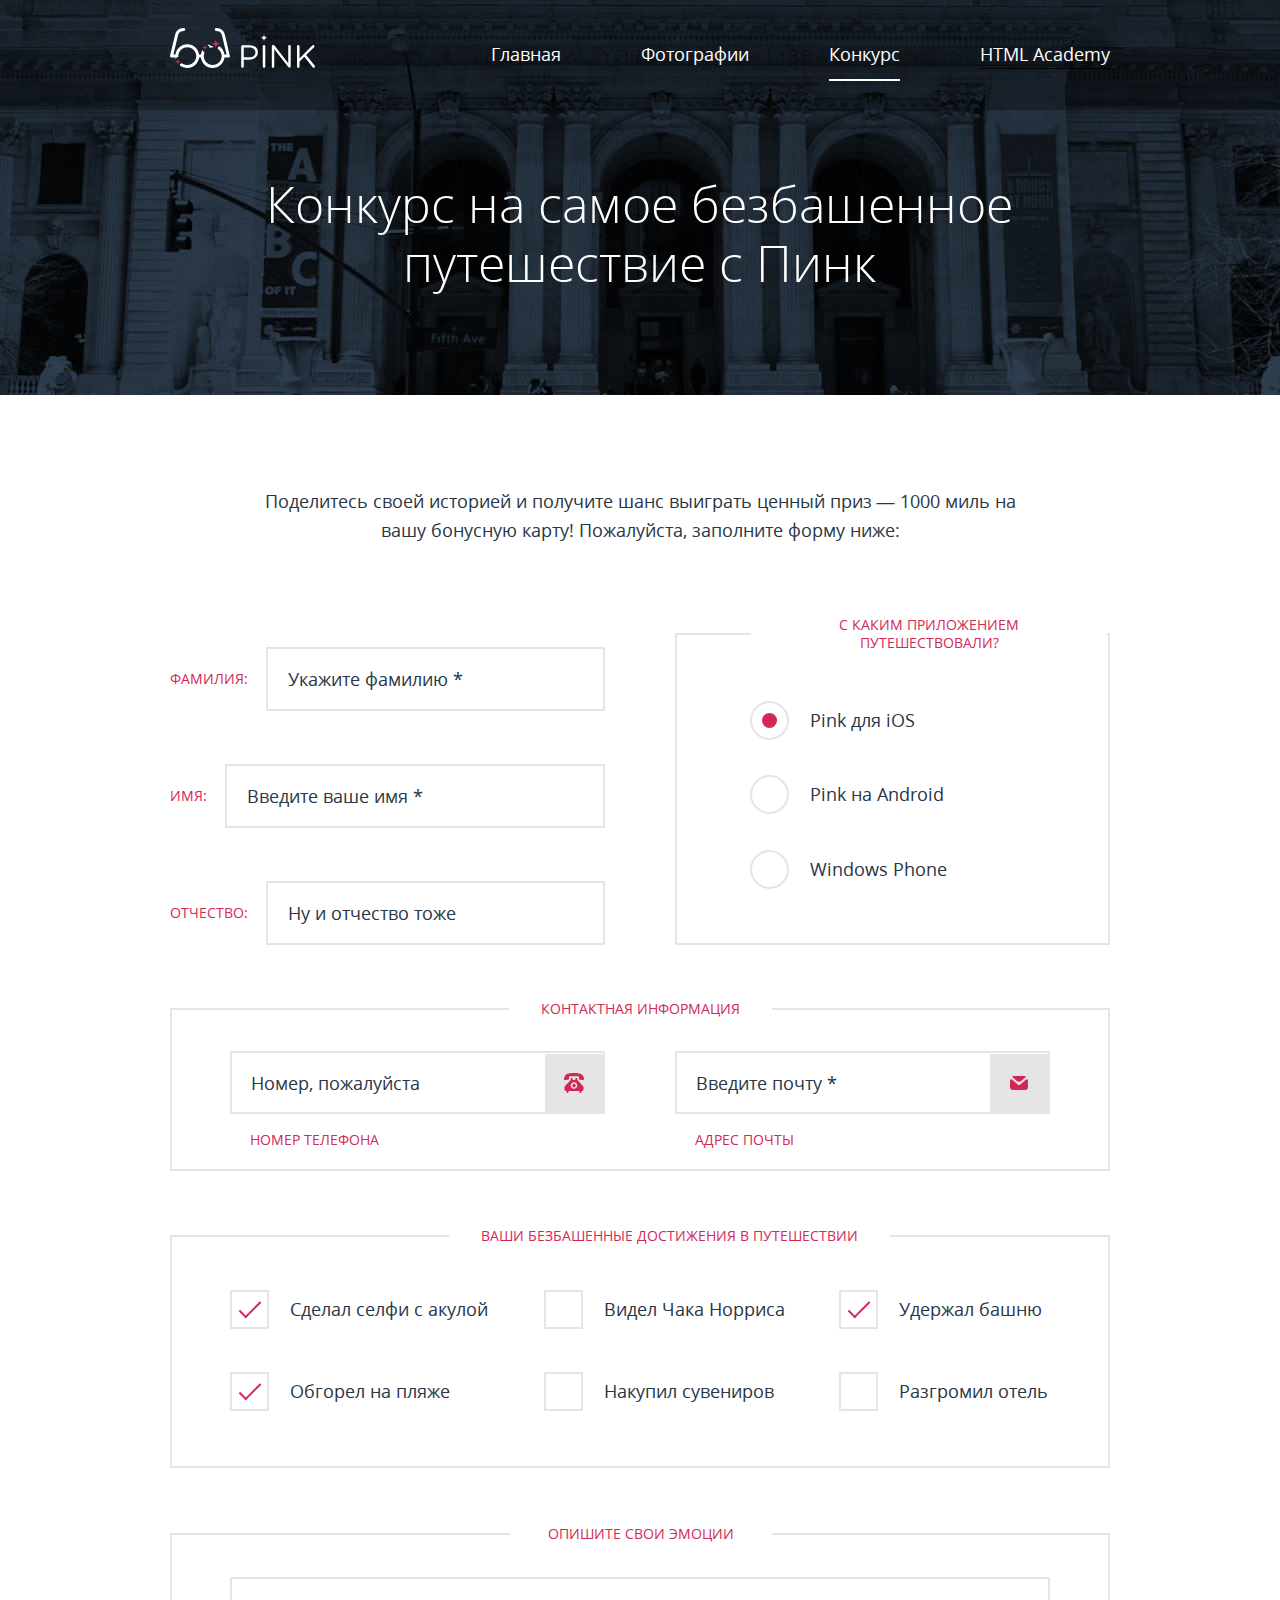
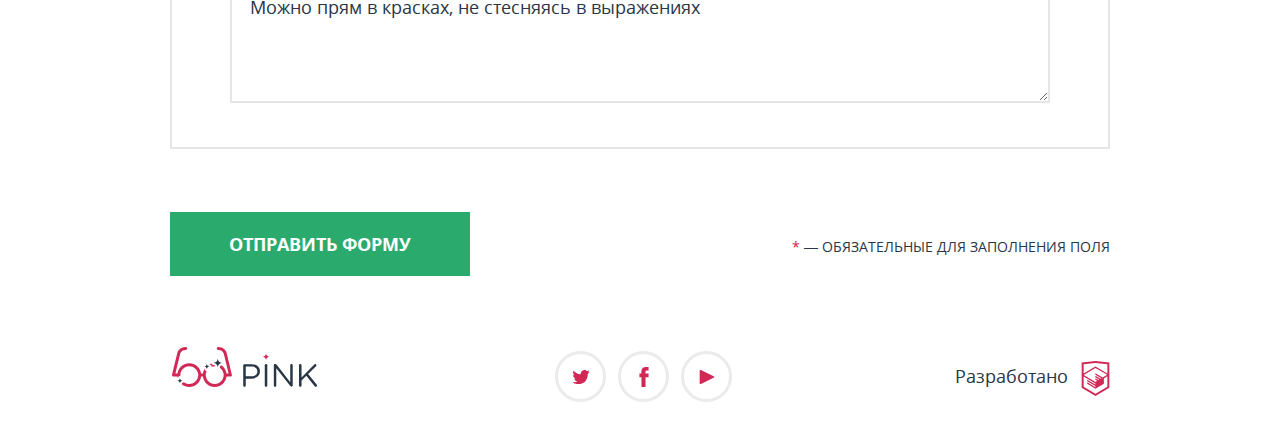
<file: form.html>
<!DOCTYPE html><html lang="ru"><head><meta charset="utf-8"><title>HTML Academy: Пинк</title><meta name="viewport" content="width=device-width,initial-scale=1"><meta name="format-detection" content="telephone=no"><link rel="stylesheet" href="css/style.min.css"><link rel="preload" href="fonts/opensans.woff2" as="font"><script src="js/picturefill.js"></script></head><body><div style="display: none;"><svg xmlns="http://www.w3.org/2000/svg" xmlns:xlink="http://www.w3.org/1999/xlink"><symbol id="icon-editor-contrast" viewbox="-35.422 -7.96 31.92 31.92"><path d="M-19.462-3.96c6.595,0,11.96,5.365,11.96,11.96s-5.365,11.96-11.96,11.96S-31.422,14.595-31.422,8 S-26.057-3.96-19.462-3.96 M-19.462-7.96c-8.814,0-15.96,7.145-15.96,15.96c0,8.813,7.146,15.96,15.96,15.96S-3.502,16.813-3.502,8 C-3.502-0.815-10.648-7.96-19.462-7.96L-19.462-7.96z"></path><path d="M-19.462,16.331c4.706,0,8.52-3.813,8.52-8.52c0-4.705-3.813-8.519-8.52-8.519"></path></symbol><symbol id="icon-editor-crop" viewbox="0 0 48 48"><path fill="none" d="M0,0h48v48H0V0z"></path><path d="M34,30h4V14c0-2.21-1.79-4-4-4H18v4h16V30z M14,34V2h-4v8H2v4h8v20c0,2.21,1.79,4,4,4h20v8h4v-8h8v-4H14z"></path></symbol><symbol id="icon-editor-diagram-fill" viewbox="22.5 69.048 253 253"><path fill="#231F20" d="M149,69.048c-69.864,0-126.5,56.636-126.5,126.5c0,69.864,56.636,126.5,126.5,126.5 s126.5-56.636,126.5-126.5C275.5,125.685,218.864,69.048,149,69.048z M149,306.264c-60.844,0-110.167-49.323-110.167-110.167 C38.833,135.253,88.156,85.93,149,85.93c60.843,0,110.167,49.323,110.167,110.167C259.167,256.941,209.843,306.264,149,306.264z"></path></symbol><symbol id="icon-editor-fill" viewbox="0 0 48 48"><path fill="none" d="M0,0h48v48H0V0z"></path><path d="M33.12,17.88L15.24,0l-2.83,2.83l4.76,4.76L6.88,17.88c-1.17,1.17-1.17,3.07,0,4.24l11,11C18.46,33.71,19.23,34,20,34 s1.54-0.29,2.12-0.88l11-11C34.29,20.95,34.29,19.05,33.12,17.88z M10.41,20L20,10.42L29.59,20H10.41z M38,23c0,0-4,4.33-4,7 c0,2.21,1.79,4,4,4s4-1.79,4-4C42,27.33,38,23,38,23z"></path><rect y="40" width="48" height="3"></rect></symbol><symbol id="icon-facebook" viewbox="0 0 8.673 18.944"><path d="M6.275,3.357c0.799,0,1.599,0,2.398,0c0-1.119,0-2.238,0-3.357c-0.959,0-1.92,0-2.878,0C2.656,0.181,1.54,2.387,1.948,6.115 H0v3.517h1.958c0,3.104,0,6.208,0,9.312c1.279,0,2.558,0,3.837,0c0-3.104,0-6.208,0-9.312h2.857V6.115H5.786 C5.765,5.07,5.75,3.709,6.275,3.357z"></path></symbol><symbol id="icon-heart" viewbox="521.939 473.064 12.545 11.99"><g><path fill="#d22856" d="M528.174,485.055c-0.212,0-0.412-0.091-0.552-0.249c-3.798-4.324-4.644-5.298-4.858-5.572l-0.004,0.0 c-0.529-0.675-0.821-1.518-0.821-2.373c0-2.095,1.704-3.799,3.799-3.799c0.934,0,1.804,0.32,2.484,0.898 c0.696-0.578,1.56-0.898,2.463-0.898c2.095,0,3.799,1.704,3.799,3.799c0,0.909-0.318,1.754-0.896,2.381l-4.86,5.561 C528.587,484.964,528.386,485.055,528.174,485.055L528.174,485.055z M523.929,478.349c0.208,0.255,2.471,2.839,4.243,4.858 l4.323-4.944c0.34-0.369,0.52-0.86,0.52-1.399c0-1.285-1.045-2.331-2.33-2.331c-0.729,0-1.421,0.344-1.9,0.943 c-0.142,0.178-0.353,0.267-0.585,0.275c-0.227-0.003-0.439-0.111-0.575-0.294c-0.441-0.587-1.129-0.925-1.887-0.925 c-1.285,0-2.33,1.046-2.33,2.331c0,0.678,0.275,1.171,0.507,1.467C523.919,478.336,523.925,478.342,523.929,478.349z"></path></g></symbol><symbol id="icon-logo-android" viewbox="0 0 42.084 47.041"><path fill="#A4C639" d="M34.144,14.009H7.945c-0.009,0.11-0.018,0.22-0.018,0.333v18.755c0,1.926,1.457,3.49,3.316,3.627v7.43 c0,1.594,1.291,2.885,2.885,2.885c1.593,0,2.885-1.291,2.885-2.885v-7.42h8.058v7.42c0,1.594,1.291,2.885,2.885,2.885 c1.595,0,2.886-1.291,2.886-2.885v-7.434c1.858-0.137,3.315-1.701,3.315-3.627V14.342C34.157,14.229,34.153,14.119,34.144,14.009z"></path><path id="c-4-9-2-9-2-9" fill="#A4C639" d="M2.886,15.679L2.886,15.679c1.593,0,2.886,1.292,2.886,2.885v12.378 c0,1.595-1.292,2.886-2.886,2.886l0,0C1.292,33.828,0,32.537,0,30.942V18.564C0,16.97,1.292,15.679,2.886,15.679z"></path><path id="c-4-1-7-3-8-4" fill="#A4C639" d="M39.198,15.679L39.198,15.679c1.595,0,2.886,1.292,2.886,2.885v12.378 c0,1.595-1.291,2.886-2.886,2.886l0,0c-1.594,0-2.885-1.291-2.885-2.886V18.564C36.313,16.97,37.604,15.679,39.198,15.679z"></path><path fill="#A4C639" d="M8.03,11.967h26.026c-0.039-2.783-1.234-5.322-3.187-7.275l2.446-4.235c0.082-0.146,0.031-0.331-0.112-0.415 c-0.146-0.084-0.331-0.034-0.415,0.111L30.416,4.26c-2.052-1.853-6.249-3.4-9.374-3.4l0,0c-3.016,0-7.322,1.547-9.374,3.4 L9.296,0.152C9.213,0.007,9.027-0.042,8.881,0.041C8.736,0.125,8.686,0.311,8.77,0.456l2.445,4.235 C9.265,6.645,8.068,9.184,8.03,11.967z M25.323,6.804c-0.002-0.805,0.664-1.46,1.488-1.462c0.826-0.002,1.494,0.648,1.498,1.454 c0,0.002,0,0.005,0,0.008c0.002,0.805-0.664,1.46-1.49,1.462c-0.823,0.002-1.493-0.649-1.496-1.454 C25.323,6.81,25.323,6.807,25.323,6.804z M14.18,6.804c-0.001-0.805,0.665-1.46,1.489-1.462c0.824-0.002,1.494,0.648,1.497,1.454 c0,0.002,0,0.005,0,0.008c0.002,0.805-0.664,1.46-1.488,1.462c-0.825,0.002-1.495-0.649-1.498-1.454 C14.18,6.81,14.18,6.807,14.18,6.804z"></path></symbol><symbol id="icon-logo-apple" viewbox="0 0 46.21 56.753"><path fill="#FFFFFF" d="M38.593,30.15c0.081,8.59,7.535,11.447,7.617,11.483c-0.062,0.202-1.19,4.073-3.927,8.072 c-2.365,3.457-4.82,6.901-8.688,6.973c-3.799,0.07-5.021-2.253-9.365-2.253c-4.344,0-5.702,2.182-9.298,2.32 c-3.733,0.142-6.576-3.739-8.961-7.184c-4.875-7.046-8.598-19.91-3.597-28.593c2.484-4.313,6.925-7.043,11.743-7.114 c3.666-0.069,7.126,2.466,9.366,2.466c2.241,0,6.444-3.049,10.865-2.601c1.85,0.077,7.044,0.747,10.38,5.629 C44.459,19.519,38.531,22.971,38.593,30.15 M31.453,9.062C33.435,6.662,34.769,3.323,34.405,0c-2.857,0.115-6.312,1.904-8.36,4.302 c-1.837,2.123-3.445,5.521-3.011,8.778C26.218,13.326,29.47,11.461,31.453,9.062"></path></symbol><symbol id="icon-logo-htmlacademy" viewbox="0 0 26.943 34.09"><path d="M13.62,0.017L13.472,0L0,1.412v24.661l13.472,8.017l13.43-7.99l0.042-0.026V1.412L13.62,0.017z M25.019,12.127L13.495,5.334 l-0.001-0.104L13.407,5.28l-0.088-0.056v0.109L1.925,12.118V3.147l11.547-1.212l11.547,1.212V12.127z M13.405,6.787L24.923,13.5 l-4.479,2.64l-7.093-4.221l-0.013,1.415l5.904,3.513l-0.86,0.507l-5.031-2.992l-0.013,1.415l3.827,2.275l-0.782,0.523l-3.032-1.787 l-0.013,1.413l1.852,1.091l-1.8,1.081L2.034,13.622L13.405,6.787z M1.925,15.127l11.411,6.791l0.015,1.044l-7.941-4.728L5.395,19.65 l7.979,4.796l0.017,1.076l-7.972-4.741l-0.013,1.415l8.021,4.821l0.045,0.026l8.143-4.872v-1.268l-0.011-0.148v-3.761l3.415-2.036 v10.02L13.472,31.85L1.925,24.979V15.127z"></path></symbol><symbol id="icon-logo-microsoft" viewbox="0 0 43.922 41.992"><g><path id="path5058" fill="#F05423" d="M20.874,19.953H0V0h20.874V19.953z"></path><path id="path5060" fill="#84C441" d="M43.922,19.953H23.049V0h20.873V19.953z"></path><path id="path5062" fill="#2DABE2" d="M20.873,41.992H0V22.04h20.873V41.992z"></path><path id="path5064" fill="#F9BC15" d="M43.922,41.992H23.049V22.04h20.873V41.992z"></path></g></symbol><symbol id="icon-logo-pink-blue-desktop" viewbox="0 0 146.3 40.375"><g><path d="M71.874,18.661c0-0.708,0.58-1.288,1.256-1.288h7.18c5.087,0,8.436,2.704,8.436,7.146v0.063 c0,4.86-4.057,7.373-8.854,7.373h-5.475v6.825c0,0.708-0.58,1.287-1.289,1.287c-0.676,0-1.256-0.58-1.256-1.287L71.874,18.661 L71.874,18.661z M79.988,29.641c3.734,0,6.182-1.996,6.182-4.959v-0.062c0-3.221-2.414-4.894-6.053-4.894h-5.699v9.917h5.57V29.641 z"></path><path d="M93.603,18.5c0-0.708,0.579-1.288,1.255-1.288c0.709,0,1.288,0.58,1.288,1.288v20.283 c0,0.708-0.579,1.287-1.288,1.287c-0.676,0-1.255-0.579-1.255-1.287V18.5z"></path><path d="M102.744,18.532c0-0.676,0.58-1.256,1.256-1.256h0.354c0.58,0,0.935,0.29,1.288,0.74l13.684,17.45V18.468 c0-0.676,0.547-1.256,1.256-1.256c0.676,0,1.225,0.58,1.225,1.256v20.349c0,0.677-0.48,1.19-1.158,1.19h-0.129 c-0.548,0-0.936-0.321-1.318-0.772l-13.976-17.867v17.449c0,0.677-0.547,1.257-1.257,1.257c-0.676,0-1.223-0.58-1.223-1.257V18.532 H102.744z"></path><path d="M128.173,18.5c0-0.708,0.58-1.288,1.257-1.288c0.708,0,1.286,0.58,1.286,1.288v12.331l12.848-13.168 c0.29-0.257,0.579-0.451,0.998-0.451c0.676,0,1.225,0.612,1.225,1.256c0,0.354-0.162,0.644-0.42,0.901l-7.984,7.92l8.564,10.561 c0.225,0.291,0.354,0.547,0.354,0.936c0,0.676-0.577,1.288-1.285,1.288c-0.482,0-0.807-0.259-1.03-0.58l-8.401-10.464l-4.863,4.861 v4.895c0,0.708-0.578,1.288-1.286,1.288c-0.677,0-1.257-0.58-1.257-1.288V18.5H128.173z"></path></g><path fill="#D22856" d="M98.498,9.875c-2.002,0-3.623-1.623-3.623-3.624c0,2.001-1.623,3.624-3.625,3.624 c2.002,0,3.625,1.623,3.625,3.624C94.875,11.498,96.496,9.875,98.498,9.875z"></path><g><path fill="#D22856" d="M43.094,19.313c0.246,0,0.489,0.014,0.73,0.033c-0.437-0.728-1.227-1.221-2.136-1.221 c-0.877,0-1.614-0.568-1.884-1.354c-0.727,0.208-1.425,0.482-2.089,0.816c0.062,0.017,0.122,0.038,0.188,0.038c1.104,0,2,0.896,2,2 c0,0.096-0.015,0.188-0.028,0.281C40.875,19.524,41.959,19.313,43.094,19.313z"></path><path fill="#D22856" d="M60.462,28.016c-0.002-0.009-5.175-21.365-5.175-21.365C54.926,4.303,52.694,0,46.688,0 c-0.829,0-1.5,0.671-1.5,1.5s0.671,1.5,1.5,1.5c4.856,0,5.575,3.729,5.639,4.143l4.767,19.701h-2.073 c-0.445-3.557-2.453-6.628-5.305-8.522c-0.897,0.379-1.529,1.269-1.529,2.303c0,0.088-0.015,0.171-0.026,0.256 c1.991,1.358,3.415,3.489,3.829,5.965c0.082,0.488,0.135,0.987,0.135,1.5c0,0.512-0.053,1.012-0.135,1.5 c-0.716,4.271-4.421,7.53-8.896,7.53c-4.475,0-8.181-3.259-8.896-7.53c-0.082-0.488-0.135-0.988-0.135-1.5 c0-0.513,0.053-1.012,0.135-1.5c0.147-0.879,0.427-1.712,0.808-2.484c-1.034-0.077-1.852-0.932-1.852-1.984 c0-0.189-0.077-0.357-0.192-0.488c-0.938,1.469-1.569,3.149-1.795,4.957h-1.82c-0.741-5.927-5.802-10.531-11.927-10.531 S6.235,20.917,5.493,26.844H3.42L8.187,7.143C8.25,6.729,8.97,3,13.826,3c0.829,0,1.5-0.671,1.5-1.5S14.655,0,13.826,0 C7.82,0,5.588,4.303,5.227,6.651c0,0-5.173,21.356-5.175,21.365c-0.266,1.109,0.531,1.826,1.426,1.826 c0.012,0,0.023,0.004,0.036,0.004h3.982c0.079,0.629,0.215,1.237,0.387,1.831c0.059-0.106,0.102-0.224,0.102-0.354 c0-1.104,0.896-2,2-2c0.166,0,0.324,0.024,0.478,0.062c-0.043-0.343-0.074-0.688-0.074-1.042c0-0.512,0.053-1.011,0.135-1.5 c0.715-4.271,4.421-7.531,8.896-7.531s8.18,3.26,8.896,7.531c0.082,0.489,0.135,0.988,0.135,1.5s-0.053,1.012-0.135,1.5 c-0.715,4.272-4.421,7.531-8.896,7.531c-2.022,0-3.883-0.67-5.386-1.794c-0.35,0.302-0.8,0.491-1.299,0.491 c-0.413,0-0.749,0.336-0.749,0.748c0,0.289-0.065,0.563-0.176,0.812c2.075,1.708,4.722,2.743,7.614,2.743 c6.125,0,11.185-4.604,11.927-10.529h1.814c0.742,5.926,5.802,10.529,11.927,10.529s11.186-4.604,11.927-10.529H59 c0.012,0,0.023-0.005,0.036-0.005C59.931,29.842,60.728,29.125,60.462,28.016z"></path></g><g><g><path d="M50.686,16.125c-2.485,0-4.499-2.014-4.499-4.499c0,2.485-2.014,4.499-4.499,4.499 c2.485,0,4.499,2.014,4.499,4.499C46.187,18.139,48.2,16.125,50.686,16.125z"></path></g></g><g><g><path d="M37.904,19.626c-1.519,0-2.749-1.23-2.749-2.749c0,1.519-1.23,2.749-2.749,2.749 c1.519,0,2.749,1.229,2.749,2.749C35.155,20.855,36.386,19.626,37.904,19.626z"></path></g></g><g><g><path d="M10.734,34.072c-1.519,0-2.749-1.23-2.749-2.75c0,1.52-1.23,2.75-2.749,2.75 c1.519,0,2.749,1.229,2.749,2.748C7.985,35.303,9.215,34.072,10.734,34.072z"></path></g></g></symbol><symbol id="icon-logo-pink-blue-mobile" viewbox="0 0 146.3 40.375"><g><path d="M71.874,18.661c0-0.708,0.58-1.288,1.256-1.288h7.18c5.087,0,8.436,2.704,8.436,7.146v0.063 c0,4.86-4.057,7.373-8.854,7.373h-5.475v6.825c0,0.708-0.58,1.287-1.289,1.287c-0.676,0-1.256-0.58-1.256-1.287L71.874,18.661 L71.874,18.661z M79.988,29.641c3.734,0,6.182-1.996,6.182-4.959v-0.062c0-3.221-2.414-4.894-6.053-4.894h-5.699v9.917h5.57V29.641 z"></path><path d="M93.603,18.5c0-0.708,0.579-1.288,1.255-1.288c0.709,0,1.288,0.58,1.288,1.288v20.283 c0,0.708-0.579,1.287-1.288,1.287c-0.676,0-1.255-0.579-1.255-1.287V18.5z"></path><path d="M102.744,18.532c0-0.676,0.58-1.256,1.256-1.256h0.354c0.58,0,0.935,0.29,1.288,0.74l13.684,17.45V18.468 c0-0.676,0.547-1.256,1.256-1.256c0.676,0,1.225,0.58,1.225,1.256v20.349c0,0.677-0.48,1.19-1.158,1.19h-0.129 c-0.548,0-0.936-0.321-1.318-0.772l-13.976-17.867v17.449c0,0.677-0.547,1.257-1.257,1.257c-0.676,0-1.223-0.58-1.223-1.257V18.532 H102.744z"></path><path d="M128.173,18.5c0-0.708,0.58-1.288,1.257-1.288c0.708,0,1.286,0.58,1.286,1.288v12.331l12.848-13.16 c0.29-0.257,0.579-0.451,0.998-0.451c0.676,0,1.225,0.612,1.225,1.256c0,0.354-0.162,0.644-0.42,0.901l-7.984,7.92l8.564,10.561 c0.225,0.291,0.354,0.547,0.354,0.936c0,0.676-0.577,1.288-1.285,1.288c-0.482,0-0.807-0.259-1.03-0.58l-8.401-10.464l-4.863,4.861 v4.895c0,0.708-0.578,1.288-1.286,1.288c-0.677,0-1.257-0.58-1.257-1.288V18.5H128.173z"></path></g><path fill="#FFFFFF" d="M60.498,28.266"></path><path fill="#D22856" d="M60.462,28.016c-0.002-0.009-5.175-21.365-5.175-21.365C54.926,4.303,52.694,0,46.688,0 c-0.829,0-1.5,0.671-1.5,1.5s0.671,1.5,1.5,1.5c4.856,0,5.575,3.729,5.639,4.143l4.767,19.701h-2.073 c-0.742-5.927-5.802-10.531-11.927-10.531s-11.186,4.604-11.927,10.531h-1.82c-0.741-5.927-5.802-10.531-11.927-10.531 S6.235,20.917,5.493,26.844H3.42L8.187,7.143C8.25,6.729,8.97,3,13.826,3c0.829,0,1.5-0.671,1.5-1.5S14.655,0,13.826,0 C7.82,0,5.588,4.303,5.227,6.651c0,0-5.173,21.356-5.175,21.365c-0.266,1.109,0.531,1.826,1.426,1.826 c0.012,0,0.023,0.004,0.036,0.004h3.982c0.741,5.926,5.802,10.53,11.927,10.53s11.185-4.604,11.927-10.53h1.814 c0.742,5.926,5.802,10.53,11.927,10.53s11.186-4.604,11.927-10.53H59c0.012,0,0.023-0.004,0.036-0.004 C59.931,29.842,60.728,29.125,60.462,28.016z M26.315,29.844c-0.715,4.272-4.421,7.531-8.896,7.531s-8.18-3.259-8.896-7.531 c-0.082-0.488-0.135-0.988-0.135-1.5s0.053-1.011,0.135-1.5c0.715-4.271,4.421-7.531,8.896-7.531s8.18,3.26,8.896,7.531 c0.082,0.489,0.135,0.988,0.135,1.5S26.397,29.355,26.315,29.844z M51.99,29.844c-0.716,4.272-4.421,7.531-8.896,7.531 c-4.475,0-8.181-3.259-8.896-7.531c-0.082-0.488-0.135-0.988-0.135-1.5s0.053-1.011,0.135-1.5c0.716-4.271,4.421-7.531,8.896-7.531 c4.475,0,8.181,3.26,8.896,7.531c0.082,0.489,0.135,0.988,0.135,1.5S52.072,29.355,51.99,29.844z"></path></symbol><symbol id="icon-logo-pink-white-desktop" viewbox="0 0 146.3 40.375"><g><path d="M71.874,18.661c0-0.708,0.58-1.288,1.256-1.288h7.18c5.087,0,8.436,2.704,8.436,7.146v0.064 c0,4.861-4.057,7.373-8.854,7.373h-5.475v6.825c0,0.708-0.58,1.288-1.288,1.288c-0.676,0-1.256-0.58-1.256-1.288V18.661z M79.988,29.641c3.734,0,6.182-1.996,6.182-4.959v-0.063c0-3.22-2.414-4.894-6.053-4.894h-5.699v9.917H79.988L79.988,29.641z"></path><path d="M93.603,18.5c0-0.708,0.579-1.288,1.255-1.288c0.709,0,1.288,0.58,1.288,1.288v20.283 c0,0.708-0.579,1.287-1.288,1.287c-0.676,0-1.255-0.579-1.255-1.287V18.5z"></path><path d="M102.744,18.532c0-0.676,0.58-1.256,1.256-1.256h0.354c0.58,0,0.935,0.29,1.288,0.74l13.684,17.45V18.468 c0-0.676,0.547-1.256,1.256-1.256c0.676,0,1.224,0.58,1.224,1.256v20.349c0,0.676-0.481,1.19-1.158,1.19h-0.129c-0.548,0-0.935-0.321-1.319-0.772l-13.975-17.868v17.45c0,0.676-0.547,1.256-1.256,1.256c-0.676,0-1.223-0.58-1.223-1.256V18.532 H102.744z"></path><path d="M128.173,18.5c0-0.708,0.58-1.288,1.257-1.288c0.708,0,1.286,0.58,1.286,1.288v12.331l12.848-13.168 c0.29-0.257,0.579-0.451,0.998-0.451c0.676,0,1.225,0.612,1.225,1.256c0,0.354-0.162,0.644-0.42,0.901l-7.984,7.92l8.564,10.561 c0.225,0.291,0.354,0.547,0.354,0.935c0,0.676-0.578,1.288-1.286,1.288c-0.483,0-0.806-0.258-1.03-0.58l-8.402-10.463l-4.863,4.861 v4.894c0,0.708-0.578,1.288-1.286,1.288c-0.677,0-1.257-0.58-1.257-1.288V18.5H128.173z"></path></g><path d="M98.498,9.875c-2.002,0-3.623-1.623-3.623-3.624c0,2.001-1.623,3.624-3.625,3.624 c2.002,0,3.625,1.623,3.625,3.624C94.875,11.498,96.496,9.875,98.498,9.875z"></path><g><path d="M43.094,19.313c0.246,0,0.489,0.014,0.73,0.033c-0.437-0.728-1.227-1.221-2.136-1.221 c-0.877,0-1.614-0.568-1.884-1.354c-0.727,0.208-1.425,0.482-2.089,0.816c0.062,0.017,0.122,0.038,0.188,0.038c1.104,0,2,0.896,2,2 c0,0.096-0.015,0.188-0.028,0.281C40.875,19.524,41.959,19.313,43.094,19.313z"></path><path d="M60.462,28.016c-0.002-0.009-5.175-21.365-5.175-21.365C54.926,4.303,52.694,0,46.688,0 c-0.829,0-1.5,0.671-1.5,1.5s0.671,1.5,1.5,1.5c4.856,0,5.575,3.729,5.639,4.143l4.767,19.701h-2.073 c-0.445-3.557-2.453-6.628-5.305-8.522c-0.897,0.379-1.529,1.269-1.529,2.303c0,0.088-0.015,0.171-0.026,0.256 c1.991,1.358,3.415,3.489,3.829,5.964c0.082,0.489,0.135,0.988,0.135,1.5s-0.053,1.012-0.135,1.5 c-0.716,4.272-4.421,7.531-8.896,7.531c-4.475,0-8.181-3.259-8.896-7.531c-0.082-0.488-0.135-0.988-0.135-1.5 s0.053-1.011,0.135-1.5c0.147-0.878,0.427-1.711,0.808-2.483c-1.034-0.078-1.852-0.932-1.852-1.985 c0-0.189-0.077-0.357-0.192-0.489c-0.938,1.469-1.569,3.15-1.795,4.958h-1.82c-0.741-5.927-5.802-10.531-11.927-10.531 S6.235,20.917,5.493,26.844H3.42L8.187,7.143C8.25,6.729,8.97,3,13.826,3c0.829,0,1.5-0.671,1.5-1.5S14.655,0,13.826,0 C7.82,0,5.588,4.303,5.227,6.651c0,0-5.173,21.356-5.175,21.365c-0.266,1.109,0.531,1.826,1.426,1.826 c0.012,0,0.023,0.004,0.036,0.004h3.982c0.079,0.628,0.215,1.237,0.387,1.831c0.059-0.106,0.102-0.224,0.102-0.354 c0-1.104,0.896-2,2-2c0.166,0,0.324,0.025,0.478,0.063c-0.043-0.343-0.074-0.688-0.074-1.042c0-0.512,0.053-1.011,0.135-1.5 c0.715-4.271,4.421-7.531,8.896-7.531s8.18,3.26,8.896,7.531c0.082,0.489,0.135,0.988,0.135,1.5s-0.053,1.012-0.135,1.5 c-0.715,4.272-4.421,7.531-8.896,7.531c-2.022,0-3.883-0.67-5.386-1.794c-0.35,0.302-0.8,0.491-1.299,0.491 c-0.413,0-0.749,0.336-0.749,0.748c0,0.29-0.065,0.564-0.176,0.812c2.075,1.708,4.722,2.743,7.614,2.743 c6.125,0,11.185-4.604,11.927-10.53h1.814c0.742,5.926,5.802,10.53,11.927,10.53s11.186-4.604,11.927-10.53H59 c0.012,0,0.023-0.004,0.036-0.004C59.931,29.842,60.728,29.125,60.462,28.016z"></path></g><g><g><path fill="#D22856" d="M50.686,16.125c-2.485,0-4.499-2.014-4.499-4.499c0,2.485-2.014,4.499-4.499,4.499 c2.485,0,4.499,2.014,4.499,4.499C46.187,18.139,48.2,16.125,50.686,16.125z"></path></g></g><g><g><path fill="#D22856" d="M37.904,19.626c-1.519,0-2.749-1.23-2.749-2.749c0,1.519-1.23,2.749-2.749,2.749 c1.519,0,2.749,1.229,2.749,2.749C35.155,20.855,36.386,19.626,37.904,19.626z"></path></g></g><g><g><path fill="#D22856" d="M10.734,34.072c-1.519,0-2.749-1.23-2.749-2.75c0,1.52-1.23,2.75-2.749,2.75 c1.519,0,2.749,1.229,2.749,2.748C7.985,35.303,9.215,34.072,10.734,34.072z"></path></g></g></symbol><symbol id="icon-logo-pink-white-mobile" viewbox="0 0 74.426 22.859"><g><path d="M0,1.449c0-0.708,0.58-1.288,1.256-1.288h7.18c5.087,0,8.436,2.704,8.436,7.147v0.064 c0,4.861-4.057,7.373-8.854,7.373H2.544v6.825c0,0.708-0.58,1.288-1.288,1.288C0.58,22.859,0,22.279,0,21.571V1.449z M8.114,12.428 c3.734,0,6.182-1.996,6.182-4.958V7.405c0-3.22-2.415-4.894-6.054-4.894H2.544v9.917H8.114z"></path><path d="M21.729,1.288C21.729,0.58,22.308,0,22.983,0c0.709,0,1.288,0.58,1.288,1.288v20.283 c0,0.708-0.579,1.288-1.288,1.288c-0.676,0-1.255-0.58-1.255-1.288V1.288z"></path><path d="M30.87,1.32c0-0.676,0.579-1.256,1.256-1.256h0.354c0.58,0,0.934,0.29,1.288,0.74l13.684,17.45V1.256 C47.451,0.58,47.998,0,48.707,0c0.676,0,1.223,0.58,1.223,1.256v20.348c0,0.676-0.482,1.191-1.158,1.191h-0.129 c-0.548,0-0.934-0.322-1.32-0.772L33.349,4.153v17.45c0,0.676-0.547,1.256-1.255,1.256c-0.677,0-1.224-0.58-1.224-1.256V1.32z"></path><path d="M56.3,1.288C56.3,0.58,56.879,0,57.556,0c0.708,0,1.287,0.58,1.287,1.288v12.331L71.689,0.451 C71.979,0.193,72.269,0,72.688,0c0.676,0,1.224,0.612,1.224,1.256c0,0.354-0.161,0.644-0.419,0.901l-7.984,7.92l8.564,10.561 c0.225,0.29,0.354,0.547,0.354,0.934c0,0.676-0.579,1.288-1.287,1.288c-0.483,0-0.806-0.258-1.03-0.58l-8.403-10.463l-4.862,4.861 v4.894c0,0.708-0.579,1.288-1.287,1.288c-0.677,0-1.256-0.58-1.256-1.288V1.288z"></path></g></symbol><symbol id="icon-logo-pink-white-tablet" viewbox="0 0 146.3 40.375"><g><path d="M71.874,18.661c0-0.708,0.58-1.288,1.256-1.288h7.18c5.087,0,8.436,2.704,8.436,7.146v0.064 c0,4.861-4.057,7.373-8.854,7.373h-5.475v6.825c0,0.708-0.58,1.288-1.288,1.288c-0.676,0-1.256-0.58-1.256-1.288V18.661z M79.988,29.641c3.734,0,6.182-1.996,6.182-4.959v-0.063c0-3.22-2.414-4.894-6.053-4.894h-5.699v9.917H79.988L79.988,29.641z"></path><path d="M93.603,18.5c0-0.708,0.579-1.288,1.255-1.288c0.709,0,1.288,0.58,1.288,1.288v20.283 c0,0.708-0.579,1.287-1.288,1.287c-0.676,0-1.255-0.579-1.255-1.287V18.5z"></path><path d="M102.744,18.532c0-0.676,0.58-1.256,1.256-1.256h0.354c0.58,0,0.935,0.29,1.288,0.74l13.684,17.45V18.468 c0-0.676,0.547-1.256,1.256-1.256c0.676,0,1.224,0.58,1.224,1.256v20.349c0,0.676-0.481,1.19-1.158,1.19h-0.129c-0.548,0-0.935-0.321-1.319-0.772l-13.975-17.868v17.45c0,0.676-0.547,1.256-1.256,1.256c-0.676,0-1.223-0.58-1.223-1.256V18.532 H102.744z"></path><path d="M128.173,18.5c0-0.708,0.58-1.288,1.257-1.288c0.708,0,1.286,0.58,1.286,1.288v12.331l12.848-13.168 c0.29-0.257,0.579-0.451,0.998-0.451c0.676,0,1.225,0.612,1.225,1.256c0,0.354-0.162,0.644-0.42,0.901l-7.984,7.92l8.564,10.561 c0.225,0.291,0.354,0.547,0.354,0.935c0,0.676-0.578,1.288-1.286,1.288c-0.483,0-0.806-0.258-1.03-0.58l-8.402-10.463l-4.863,4.861 v4.894c0,0.708-0.578,1.288-1.286,1.288c-0.677,0-1.257-0.58-1.257-1.288V18.5H128.173z"></path></g><path d="M60.498,28.266"></path><path d="M60.462,28.016c-0.002-0.009-5.175-21.365-5.175-21.365C54.926,4.303,52.694,0,46.688,0 c-0.829,0-1.5,0.671-1.5,1.5s0.671,1.5,1.5,1.5c4.856,0,5.575,3.729,5.639,4.143l4.767,19.701h-2.073 c-0.742-5.927-5.802-10.531-11.927-10.531s-11.186,4.604-11.927,10.531h-1.82c-0.741-5.927-5.802-10.531-11.927-10.531 S6.235,20.917,5.493,26.844H3.42L8.187,7.143C8.25,6.729,8.97,3,13.826,3c0.829,0,1.5-0.671,1.5-1.5S14.655,0,13.826,0 C7.82,0,5.588,4.303,5.227,6.651c0,0-5.173,21.356-5.175,21.365c-0.266,1.109,0.531,1.826,1.426,1.826 c0.012,0,0.023,0.004,0.036,0.004h3.982c0.741,5.926,5.802,10.53,11.927,10.53s11.185-4.604,11.927-10.53h1.814 c0.742,5.926,5.802,10.53,11.927,10.53s11.186-4.604,11.927-10.53H59c0.012,0,0.023-0.004,0.036-0.004 C59.931,29.842,60.728,29.125,60.462,28.016z M26.315,29.844c-0.715,4.272-4.421,7.531-8.896,7.531c-4.475,0-8.18-3.259-8.896-7.531 c-0.082-0.488-0.135-0.988-0.135-1.5s0.053-1.011,0.135-1.5c0.715-4.271,4.421-7.531,8.896-7.531c4.475,0,8.18,3.26,8.896,7.531 c0.082,0.489,0.135,0.988,0.135,1.5S26.397,29.355,26.315,29.844z M51.99,29.844c-0.716,4.272-4.421,7.531-8.896,7.531 c-4.475,0-8.181-3.259-8.896-7.531c-0.082-0.488-0.135-0.988-0.135-1.5s0.053-1.011,0.135-1.5c0.716-4.271,4.421-7.531,8.896-7.531 c4.475,0,8.181,3.26,8.896,7.531c0.082,0.489,0.135,0.988,0.135,1.5S52.072,29.355,51.99,29.844z"></path></symbol><symbol id="icon-mail" viewbox="0 0 17.988 13.966"><g><g><g><path fill="#d22856" d="M14.914,1.814C16.111,0.816,15.816,0,14.257,0H3.731c-1.56,0-1.854,0.816-0.657,1.814l3.742,3.118 c1.197,0.998,3.158,0.998,4.355,0L14.914,1.814z"></path></g><g><path fill="#d22856" d="M11.913,7.044C10.715,8.042,9.718,8.869,9.695,8.88c0,0,0,0-0.02,0.013 C9.601,8.949,9.523,8.995,9.44,9.029C9.407,9.044,9.374,9.063,9.34,9.077c-0.11,0.034-0.223,0.058-0.335,0.059 c-0.003,0-0.007,0.001-0.01,0.001c0,0,0,0-0.001,0s-0.001,0-0.001,0c-0.003,0-0.007-0.001-0.01-0.001 C8.87,9.134,8.759,9.111,8.648,9.077C8.614,9.063,8.58,9.044,8.548,9.029c-0.083-0.034-0.16-0.08-0.235-0.136C8.293,8.88,8.293,8.88,8.293,8.88c-0.022-0.012-1.02-0.838-2.218-1.836L2.178,3.796C0.979,2.798,0,3.257,0,4.816v6.315 c0,1.56,1.275,2.835,2.835,2.835h12.318c1.56,0,2.835-1.275,2.835-2.835V4.816c0-1.559-0.979-2.018-2.178-1.02L11.913,7.044z"></path></g></g></g></symbol><symbol id="icon-no" viewbox="0 0 26.752 26.752"><path d="M15.497,13.376L26.312,2.562c0.586-0.585,0.586-1.535,0-2.121s-1.535-0.586-2.121,0L13.376,11.255L2.562,0.439 c-0.586-0.586-1.535-0.586-2.121,0c-0.586,0.585-0.586,1.535,0,2.121l10.814,10.815L0.439,24.19c-0.586,0.586-0.586,1.535,0,2.121 c0.293,0.293,0.677,0.439,1.061,0.439s0.768-0.146,1.061-0.439l10.815-10.814L24.19,26.312c0.293,0.293,0.677,0.439,1.061,0.439 s0.768-0.146,1.061-0.439c0.586-0.586,0.586-1.535,0-2.121L15.497,13.376z"></path></symbol><symbol id="icon-phone" viewbox="0 0 19.697 19.696"><path fill="#d22856" d="M9.848,0C6.34,0,2.823,0.628,1.546,1.878c-1.058,1.04-1.412,2.874-1.53,4.035c0,0-0.016,0.115-0.016,0.165 c0,0.454,0.369,0.82,0.819,0.82c0.054,0,2.028-0.161,3.218-0.259c0.029-0.004,0.058-0.008,0.086-0.017 C4.566,6.61,4.924,6.25,4.924,5.803l0.003-1.617c0-0.5,0.407-0.902,0.907-0.902h8.027c0.499,0,0.907,0.402,0.907,0.902l0.003,1.617 c0,0.447,0.356,0.808,0.802,0.82c0.027,0.009,0.056,0.013,0.085,0.017c1.19,0.098,3.164,0.259,3.217,0.259 c0.451,0,0.822-0.366,0.822-0.82c0-0.05-0.018-0.165-0.018-0.165c-0.118-1.161-0.472-2.995-1.53-4.035 C16.873,0.628,13.356,0,9.848,0z M9.848,10.67c-0.908,0-1.643,0.733-1.643,1.64c0,0.907,0.734,1.641,1.643,1.641 c0.906,0,1.641-0.733,1.641-1.641C11.488,11.404,10.754,10.67,9.848,10.67z M8.616,6.975V5.951c0-0.567-0.46-1.026-1.025-1.026 c-0.566,0-1.024,0.459-1.024,1.026v1.024l-5.537,5.913c-0.382,0.376-0.619,0.894-0.619,1.47v1.646c0,0.907,0.734,1.643,1.641,1.643 h0.411v1.023c0,0.568,0.46,1.026,1.026,1.026c0.565,0,1.024-0.458,1.024-1.026v-1.023h10.669v1.023c0,0.568,0.46,1.026,1.025,1.026 c0.567,0,1.026-0.458,1.026-1.026v-1.023h0.411c0.905,0,1.64-0.735,1.64-1.643v-1.646c0-0.576-0.236-1.094-0.618-1.47L13.13,6.975 V5.951c0-0.567-0.459-1.026-1.024-1.026c-0.567,0-1.027,0.459-1.027,1.026v1.024H8.616z M9.848,9.028 c1.814,0,3.282,1.468,3.282,3.282s-1.468,3.282-3.282,3.282c-1.813,0-3.281-1.468-3.281-3.282S8.034,9.028,9.848,9.028z"></path></symbol><symbol id="icon-twitter" viewbox="0 0 17.5 14.663"><g id="W6EeEF_1_"><g><path clip-rule="evenodd" d="M11.283,0.153c1.736-0.485,3.074,0.263,3.685,1.151 c0.694-0.226,1.372-0.47,2.072-0.691c-0.004,0.841-0.538,1.478-0.883,1.727C16.861,2.506,17.5,1.86,17.5,1.86 c-0.175,0.976-1.035,1.746-1.611,1.977C15.65,10.429,12.617,14.793,5.507,14.66c-0.538,0,0.077,0-0.46,0 c-0.422,0-4.29-0.45-5.047-1.843c2.341,0.192,4.011-0.412,4.835-1.15c-0.989-0.293-2.761-0.464-3.07-2.881 c0.362,0.105,0.583,0.223,1.228,0.117C1.757,8.067,0.385,7.366,0.461,5.218c0.294,0.32,1.1,0.523,1.381,0.461 c-0.725-0.235-2.03-3.281-0.921-4.836C2.794,2.654,4.769,4.364,8.29,4.528C8.506,2.288,9.461,0.787,11.283,0.153z"></path></g></g></symbol><symbol id="icon-yes" viewbox="-82.357 4.875 21.698 16.09"><path d="M-60.953,5.167c-0.391-0.391-1.023-0.391-1.414,0L-75.75,18.551l-4.9-4.9c-0.391-0.391-1.023-0.391-1.414,0 s-0.391,1.023,0,1.414l5.607,5.607c0.195,0.195,0.451,0.293,0.707,0.293s0.512-0.098,0.707-0.293l14.09-14.0 C-60.562,6.191-60.562,5.558-60.953,5.167z"></path></symbol><symbol id="icon-youtube" viewbox="0 0 14.64 13.96"><path d="M1.775,13.78C0.799,14.257,0,13.758,0,12.671V1.29c0-1.088,0.799-1.585,1.775-1.109l12.133,5.932 c0.975,0.478,0.975,1.258,0,1.736L1.775,13.78z"></path></symbol></svg></div><header class="page-header"><div class="page-header__wrapper"><a class="page-header__logo" href="index.html"><svg class="page-header__logo-mobile" width="75" height="22"><use xlink:href="#icon-logo-pink-white-mobile"></use></svg> <svg class="page-header__logo-tablet" width="147" height="40"><use xlink:href="#icon-logo-pink-white-tablet"></use></svg> <svg class="page-header__logo-desktop" width="147" height="40"><use xlink:href="#icon-logo-pink-white-desktop"></use></svg></a><nav class="main-nav main-nav--closed main-nav--nojs"><button class="main-nav__toggle" type="button"><span class="visually-hidden">Открыть меню</span></button><ul class="main-nav__list site-list"><li class="site-list__item"><a class="site-list__link" href="index.html">Главная</a></li><li class="site-list__item"><a class="site-list__link" href="photo.html">Фотографии</a></li><li class="site-list__item"><a class="site-list__link site-list__link--active">Конкурс</a></li><li class="site-list__item"><a class="site-list__link" href="https://htmlacademy.ru/intensive/adaptive">HTML Academy</a></li></ul></nav></div></header><main class="page-main"><div class="promo promo--mini"><div class="promo__wrapper promo__wrapper--mini"><h2 class="promo__title promo__title--big">Конкурс на самое безбашенное путешествие с Пинк</h2></div></div><section class="history"><div class="history__wrapper"><h2 class="visually-hidden">Ваша история</h2><p class="history__promo">Поделитесь своей историей и получите шанс выиграть ценный приз — 1000 миль на вашу бонусную карту! <span class="history__promo history__promo--hidden">Пожалуйста, заполните форму ниже:</span></p><form class="history__form" action="https://echo.htmlacademy.ru" method="post"><ul class="history__form-list"><li class="history__form-item history__form-item--user-info"><fieldset class="history__form-field"><div class="history__field-wrapper"><p class="history__field-item history__field-item--user-info"><label class="history__form-label history__form-label--red" for="surname">Фамилия:</label> <input class="history__form-input history__form-input--retreat" type="text" name="surname" id="surname" placeholder="Укажите фамилию *" required=""></p><p class="history__field-item history__field-item--user-info"><label class="history__form-label history__form-label--red" for="name">Имя:</label> <input class="history__form-input history__form-input--retreat" type="text" name="name" id="name" placeholder="Введите ваше имя *" required=""></p><p class="history__field-item history__field-item--user-info"><label class="history__form-label history__form-label--red" for="patronymic">Отчество:</label> <input class="history__form-input history__form-input--retreat" type="text" name="patronymic" id="patronymic" placeholder="Ну и отчество тоже"></p></div></fieldset></li><li class="history__form-item history__form-item--gray history__form-item--progress"><fieldset class="history__form-field history__form-field--progress"><legend class="history__form-title history__form-title--progress">Ваши безбашенные достижения в путешествии</legend><div class="history__field-wrapper"><p class="history__field-unit"><input class="history__form-checkbox visually-hidden" type="checkbox" name="progress-1" id="progress-1" checked=""> <label class="history__form-picker" for="progress-1">Сделал селфи с акулой</label></p><p class="history__field-unit"><input class="history__form-checkbox visually-hidden" type="checkbox" name="progress-2" id="progress-2" checked=""> <label class="history__form-picker" for="progress-2">Обгорел на пляже</label></p><p class="history__field-unit"><input class="history__form-checkbox visually-hidden" type="checkbox" name="progress-3" id="progress-3"> <label class="history__form-picker" for="progress-3">Видел Чака Норриса</label></p><p class="history__field-unit"><input class="history__form-checkbox visually-hidden" type="checkbox" name="progress-4" id="progress-4"> <label class="history__form-picker" for="progress-4">Накупил сувениров</label></p><p class="history__field-unit"><input class="history__form-checkbox visually-hidden" type="checkbox" name="progress-5" id="progress-5" checked=""> <label class="history__form-picker" for="progress-5">Удержал башню</label></p><p class="history__field-unit"><input class="history__form-checkbox visually-hidden" type="checkbox" name="progress-6" id="progress-6"> <label class="history__form-picker" for="progress-6">Разгромил отель</label></p></div></fieldset></li><li class="history__form-item history__form-item--contacts"><fieldset class="history__form-field history__form-field--contacts"><legend class="history__form-title history__form-title--contacts">Контактная информация</legend><div class="history__field-wrapper history__field-wrapper--contacts"><p class="history__field-item history__field-item--contacts"><label class="history__form-label history__form-label--red history__form-label--contacts" for="tel">Номер телефона</label> <input class="history__form-input history__form-input--contacts" type="tel" name="tel" id="tel" placeholder="Номер, пожалуйста"></p><p class="history__field-item history__field-item--contacts"><label class="history__form-label history__form-label--red history__form-label--contacts" for="email">Адрес почты</label> <input class="history__form-input history__form-input--contacts" type="email" name="email" id="email" placeholder="Введите почту *" required=""></p></div></fieldset></li><li class="history__form-item history__form-item--gray history__form-item--apps"><fieldset class="history__form-field history__form-field--apps"><legend class="history__form-title history__form-title--apps">С каким приложением путешествовали?</legend><div class="history__field-wrapper history__field-wrapper--apps"><p class="history__field-item history__field-item--apps"><input class="history__form-aplication visually-hidden" type="radio" name="application" id="pink-ios" checked=""> <label class="history__form-pink" for="pink-ios">Pink для iOS</label></p><p class="history__field-item history__field-item--apps"><input class="history__form-aplication visually-hidden" type="radio" name="application" id="pink-android"> <label class="history__form-pink" for="pink-android">Pink на Android</label></p><p class="history__field-item history__field-item--apps"><input class="history__form-aplication visually-hidden" type="radio" name="application" id="windows-phone"> <label class="history__form-pink" for="windows-phone">Windows Phone</label></p></div></fieldset></li><li class="history__form-item history__form-item--emotions"><fieldset class="history__form-field history__form-field--emotions"><legend class="history__form-title history__form-title--emotions">Опишите свои эмоции</legend><div class="history__field-wrapper"><p class="history__field-item"><textarea class="history__form-textarea" name="description" rows="3" cols="50" id="description" placeholder="Можно прям в красках, не стесняясь в выражениях"></textarea></p></div></fieldset></li></ul><div class="history__form-button"><button class="history__form-submit" type="submit">Отправить форму</button><p class="history__form-required"><span class="history__form-star">*</span>— обязательные <span class="history__form-required-text">для заполнения</span> поля</p></div></form></div></section></main><footer class="page-footer"><div class="page-footer__wrapper page-footer__wrapper--form"><a class="page-footer__logo page-footer__logo--form" href="index.html"><svg class="page-footer__logo-image-mobile" width="147" height="40"><use xlink:href="#icon-logo-pink-blue-mobile"></use></svg> <svg class="page-footer__logo-image-desktop" width="147" height="40"><use xlink:href="#icon-logo-pink-blue-desktop"></use></svg></a><div class="page-footer__social social"><ul class="social__list social__list--form"><li class="social__item"><a class="social__link" href="https://twitter.com/htmlacademy_ru"><span class="visually-hidden">Мы в Твиттер</span> <svg class="social__item-twitter" width="18" height="14"><use xlink:href="#icon-twitter"></use></svg></a></li><li class="social__item"><a class="social__link" href="https://www.facebook.com/htmlacademy/"><span class="visually-hidden">Мы в Фейсбуке</span> <svg class="social__item-facebook" width="18" height="20"><use xlink:href="#icon-facebook"></use></svg></a></li><li class="social__item"><a class="social__link" href="https://www.youtube.com/user/htmlacademyru"><span class="visually-hidden">Мы в Ютубе</span> <svg class="social__item-facebook" width="18" height="14"><use xlink:href="#icon-youtube"></use></svg></a></li></ul></div><div class="page-footer__copyright copyright"><span class="copyright__text">Разработано</span> <a class="copyright__link" href="https://htmlacademy.ru/intensive/adaptive"><span class="visually-hidden">HTML Academy</span> <svg class="copyright__link-image" width="43" height="35"><use xlink:href="#icon-logo-htmlacademy"></use></svg></a></div></div></footer><div class="popup popup--submitted"><div class="popup__wrapper"><h3>Ваша заявка отправлена</h3><p class="popup__text">Спасибо за ваше участие, ваша заявка уже поступила к нам. В ближайшее время мы рассмотрим ее и оповестим&nbsp;вас.</p></div><div class="popup__bottom"><button>Закрыть окно</button></div></div><div class="popup popup--failed"><div class="popup__wrapper"><h3>Что-то пошло не так!</h3><p class="popup__text">Проверьте поля, выделенные красным, скорее всего вы забыли их заполнить</p></div><div class="popup__dale"><button>Ok</button></div></div><script src="js/script.js"></script></body></html>
</file>
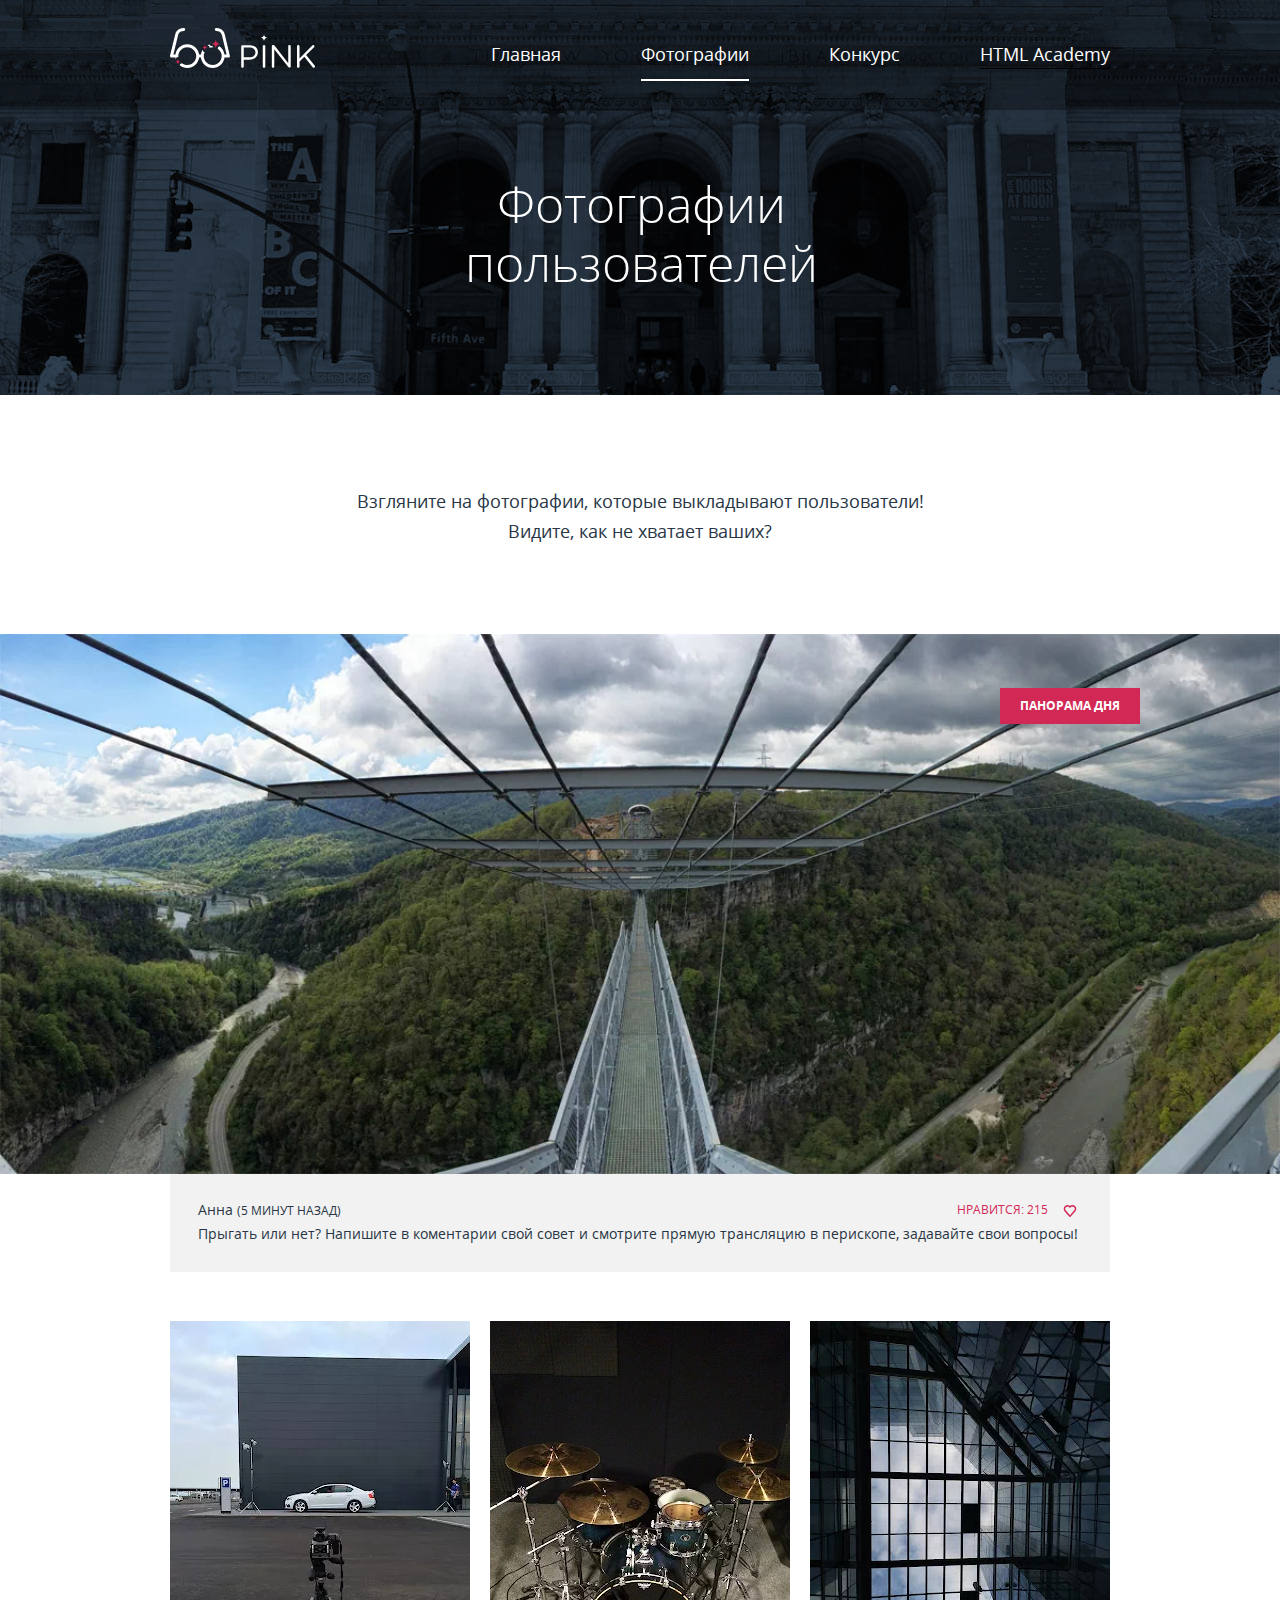
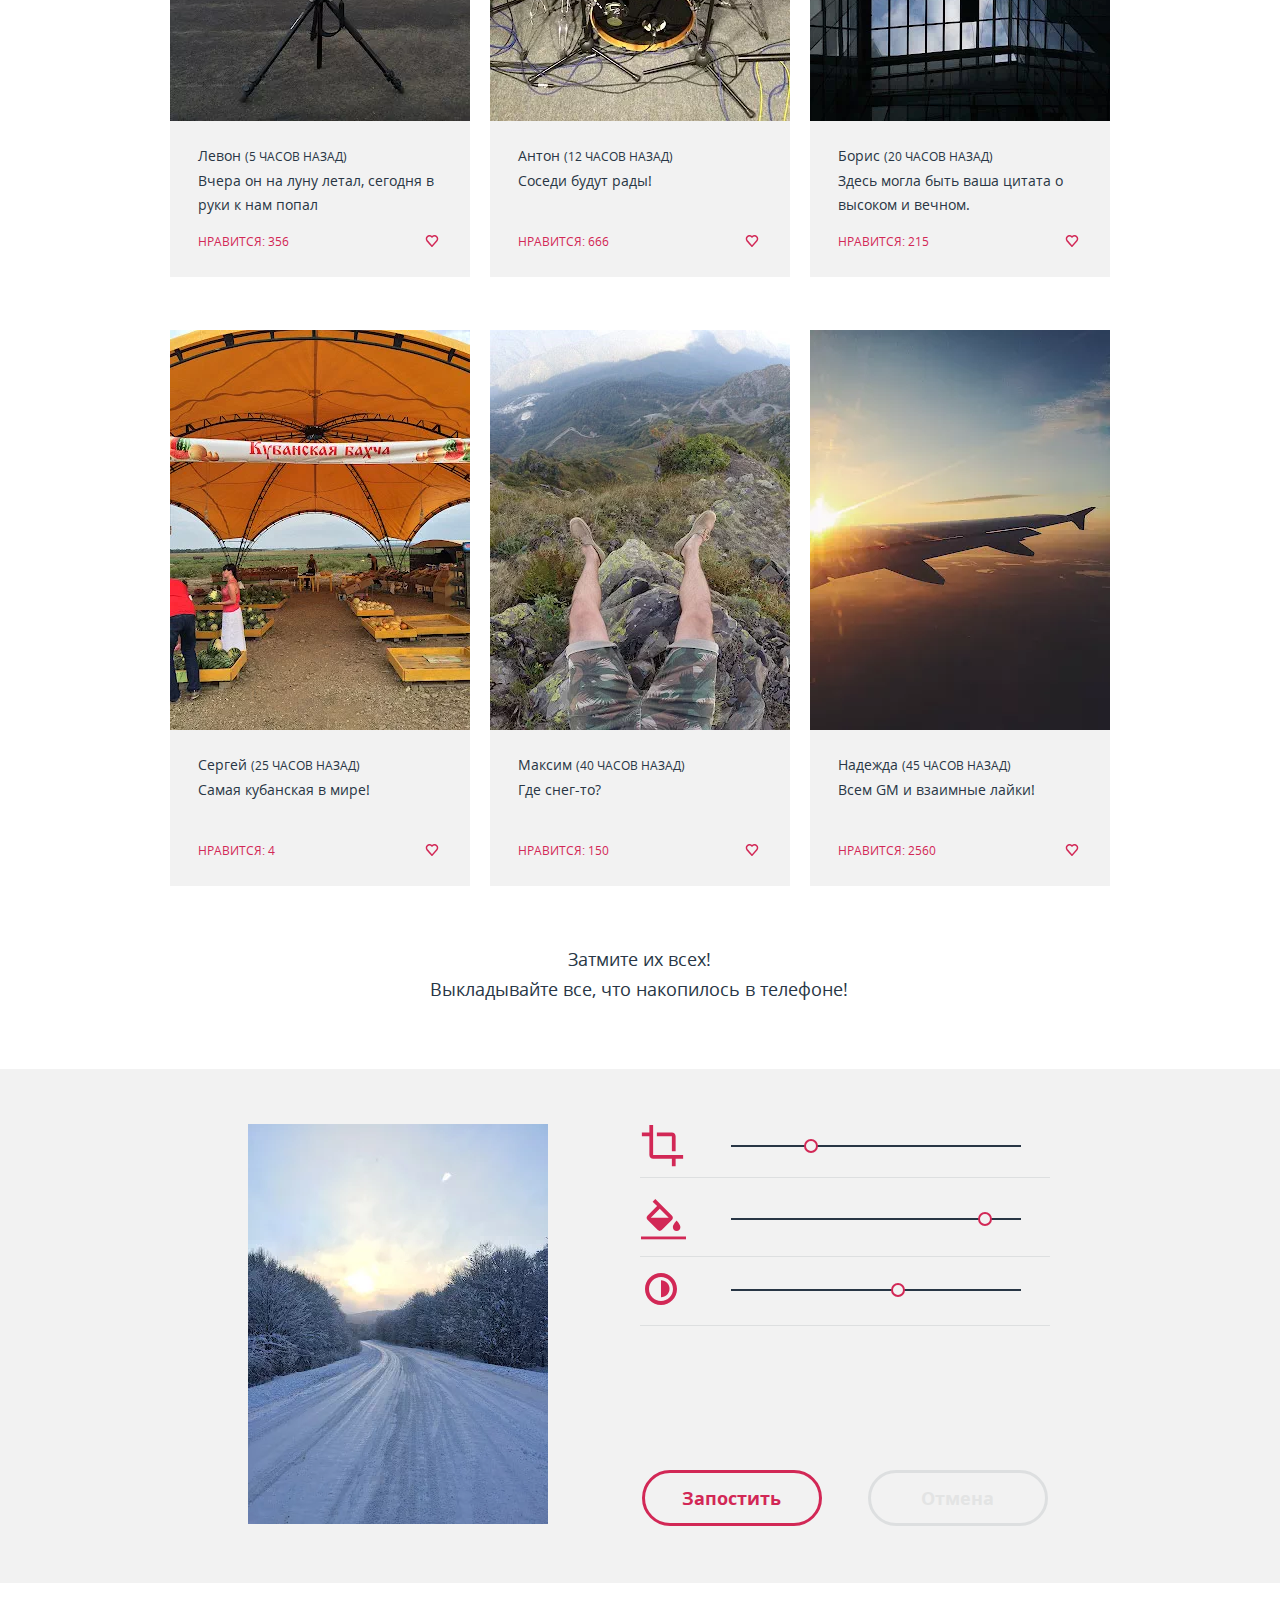
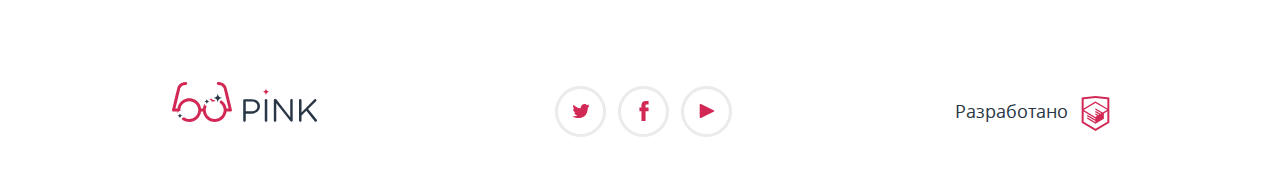
<file: photo.html>
<!DOCTYPE html><html lang="ru"><head><meta charset="utf-8"><title>HTML Academy: Пинк</title><meta name="viewport" content="width=device-width,initial-scale=1"><meta name="format-detection" content="telephone=no"><link rel="stylesheet" href="css/style.min.css"><link rel="preload" href="fonts/opensans.woff2" as="font"><script src="js/picturefill.js"></script></head><body><div style="display: none;"><svg xmlns="http://www.w3.org/2000/svg" xmlns:xlink="http://www.w3.org/1999/xlink"><symbol id="icon-editor-contrast" viewbox="-35.422 -7.96 31.92 31.92"><path d="M-19.462-3.96c6.595,0,11.96,5.365,11.96,11.96s-5.365,11.96-11.96,11.96S-31.422,14.595-31.422,8 S-26.057-3.96-19.462-3.96 M-19.462-7.96c-8.814,0-15.96,7.145-15.96,15.96c0,8.813,7.146,15.96,15.96,15.96S-3.502,16.813-3.502,8 C-3.502-0.815-10.648-7.96-19.462-7.96L-19.462-7.96z"></path><path d="M-19.462,16.331c4.706,0,8.52-3.813,8.52-8.52c0-4.705-3.813-8.519-8.52-8.519"></path></symbol><symbol id="icon-editor-crop" viewbox="0 0 48 48"><path fill="none" d="M0,0h48v48H0V0z"></path><path d="M34,30h4V14c0-2.21-1.79-4-4-4H18v4h16V30z M14,34V2h-4v8H2v4h8v20c0,2.21,1.79,4,4,4h20v8h4v-8h8v-4H14z"></path></symbol><symbol id="icon-editor-diagram-fill" viewbox="22.5 69.048 253 253"><path fill="#231F20" d="M149,69.048c-69.864,0-126.5,56.636-126.5,126.5c0,69.864,56.636,126.5,126.5,126.5 s126.5-56.636,126.5-126.5C275.5,125.685,218.864,69.048,149,69.048z M149,306.264c-60.844,0-110.167-49.323-110.167-110.167 C38.833,135.253,88.156,85.93,149,85.93c60.843,0,110.167,49.323,110.167,110.167C259.167,256.941,209.843,306.264,149,306.264z"></path></symbol><symbol id="icon-editor-fill" viewbox="0 0 48 48"><path fill="none" d="M0,0h48v48H0V0z"></path><path d="M33.12,17.88L15.24,0l-2.83,2.83l4.76,4.76L6.88,17.88c-1.17,1.17-1.17,3.07,0,4.24l11,11C18.46,33.71,19.23,34,20,34 s1.54-0.29,2.12-0.88l11-11C34.29,20.95,34.29,19.05,33.12,17.88z M10.41,20L20,10.42L29.59,20H10.41z M38,23c0,0-4,4.33-4,7 c0,2.21,1.79,4,4,4s4-1.79,4-4C42,27.33,38,23,38,23z"></path><rect y="40" width="48" height="3"></rect></symbol><symbol id="icon-facebook" viewbox="0 0 8.673 18.944"><path d="M6.275,3.357c0.799,0,1.599,0,2.398,0c0-1.119,0-2.238,0-3.357c-0.959,0-1.92,0-2.878,0C2.656,0.181,1.54,2.387,1.948,6.115 H0v3.517h1.958c0,3.104,0,6.208,0,9.312c1.279,0,2.558,0,3.837,0c0-3.104,0-6.208,0-9.312h2.857V6.115H5.786 C5.765,5.07,5.75,3.709,6.275,3.357z"></path></symbol><symbol id="icon-heart" viewbox="521.939 473.064 12.545 11.99"><g><path fill="#d22856" d="M528.174,485.055c-0.212,0-0.412-0.091-0.552-0.249c-3.798-4.324-4.644-5.298-4.858-5.572l-0.004,0.0 c-0.529-0.675-0.821-1.518-0.821-2.373c0-2.095,1.704-3.799,3.799-3.799c0.934,0,1.804,0.32,2.484,0.898 c0.696-0.578,1.56-0.898,2.463-0.898c2.095,0,3.799,1.704,3.799,3.799c0,0.909-0.318,1.754-0.896,2.381l-4.86,5.561 C528.587,484.964,528.386,485.055,528.174,485.055L528.174,485.055z M523.929,478.349c0.208,0.255,2.471,2.839,4.243,4.858 l4.323-4.944c0.34-0.369,0.52-0.86,0.52-1.399c0-1.285-1.045-2.331-2.33-2.331c-0.729,0-1.421,0.344-1.9,0.943 c-0.142,0.178-0.353,0.267-0.585,0.275c-0.227-0.003-0.439-0.111-0.575-0.294c-0.441-0.587-1.129-0.925-1.887-0.925 c-1.285,0-2.33,1.046-2.33,2.331c0,0.678,0.275,1.171,0.507,1.467C523.919,478.336,523.925,478.342,523.929,478.349z"></path></g></symbol><symbol id="icon-logo-android" viewbox="0 0 42.084 47.041"><path fill="#A4C639" d="M34.144,14.009H7.945c-0.009,0.11-0.018,0.22-0.018,0.333v18.755c0,1.926,1.457,3.49,3.316,3.627v7.43 c0,1.594,1.291,2.885,2.885,2.885c1.593,0,2.885-1.291,2.885-2.885v-7.42h8.058v7.42c0,1.594,1.291,2.885,2.885,2.885 c1.595,0,2.886-1.291,2.886-2.885v-7.434c1.858-0.137,3.315-1.701,3.315-3.627V14.342C34.157,14.229,34.153,14.119,34.144,14.009z"></path><path id="c-4-9-2-9-2-9" fill="#A4C639" d="M2.886,15.679L2.886,15.679c1.593,0,2.886,1.292,2.886,2.885v12.378 c0,1.595-1.292,2.886-2.886,2.886l0,0C1.292,33.828,0,32.537,0,30.942V18.564C0,16.97,1.292,15.679,2.886,15.679z"></path><path id="c-4-1-7-3-8-4" fill="#A4C639" d="M39.198,15.679L39.198,15.679c1.595,0,2.886,1.292,2.886,2.885v12.378 c0,1.595-1.291,2.886-2.886,2.886l0,0c-1.594,0-2.885-1.291-2.885-2.886V18.564C36.313,16.97,37.604,15.679,39.198,15.679z"></path><path fill="#A4C639" d="M8.03,11.967h26.026c-0.039-2.783-1.234-5.322-3.187-7.275l2.446-4.235c0.082-0.146,0.031-0.331-0.112-0.415 c-0.146-0.084-0.331-0.034-0.415,0.111L30.416,4.26c-2.052-1.853-6.249-3.4-9.374-3.4l0,0c-3.016,0-7.322,1.547-9.374,3.4 L9.296,0.152C9.213,0.007,9.027-0.042,8.881,0.041C8.736,0.125,8.686,0.311,8.77,0.456l2.445,4.235 C9.265,6.645,8.068,9.184,8.03,11.967z M25.323,6.804c-0.002-0.805,0.664-1.46,1.488-1.462c0.826-0.002,1.494,0.648,1.498,1.454 c0,0.002,0,0.005,0,0.008c0.002,0.805-0.664,1.46-1.49,1.462c-0.823,0.002-1.493-0.649-1.496-1.454 C25.323,6.81,25.323,6.807,25.323,6.804z M14.18,6.804c-0.001-0.805,0.665-1.46,1.489-1.462c0.824-0.002,1.494,0.648,1.497,1.454 c0,0.002,0,0.005,0,0.008c0.002,0.805-0.664,1.46-1.488,1.462c-0.825,0.002-1.495-0.649-1.498-1.454 C14.18,6.81,14.18,6.807,14.18,6.804z"></path></symbol><symbol id="icon-logo-apple" viewbox="0 0 46.21 56.753"><path fill="#FFFFFF" d="M38.593,30.15c0.081,8.59,7.535,11.447,7.617,11.483c-0.062,0.202-1.19,4.073-3.927,8.072 c-2.365,3.457-4.82,6.901-8.688,6.973c-3.799,0.07-5.021-2.253-9.365-2.253c-4.344,0-5.702,2.182-9.298,2.32 c-3.733,0.142-6.576-3.739-8.961-7.184c-4.875-7.046-8.598-19.91-3.597-28.593c2.484-4.313,6.925-7.043,11.743-7.114 c3.666-0.069,7.126,2.466,9.366,2.466c2.241,0,6.444-3.049,10.865-2.601c1.85,0.077,7.044,0.747,10.38,5.629 C44.459,19.519,38.531,22.971,38.593,30.15 M31.453,9.062C33.435,6.662,34.769,3.323,34.405,0c-2.857,0.115-6.312,1.904-8.36,4.302 c-1.837,2.123-3.445,5.521-3.011,8.778C26.218,13.326,29.47,11.461,31.453,9.062"></path></symbol><symbol id="icon-logo-htmlacademy" viewbox="0 0 26.943 34.09"><path d="M13.62,0.017L13.472,0L0,1.412v24.661l13.472,8.017l13.43-7.99l0.042-0.026V1.412L13.62,0.017z M25.019,12.127L13.495,5.334 l-0.001-0.104L13.407,5.28l-0.088-0.056v0.109L1.925,12.118V3.147l11.547-1.212l11.547,1.212V12.127z M13.405,6.787L24.923,13.5 l-4.479,2.64l-7.093-4.221l-0.013,1.415l5.904,3.513l-0.86,0.507l-5.031-2.992l-0.013,1.415l3.827,2.275l-0.782,0.523l-3.032-1.787 l-0.013,1.413l1.852,1.091l-1.8,1.081L2.034,13.622L13.405,6.787z M1.925,15.127l11.411,6.791l0.015,1.044l-7.941-4.728L5.395,19.65 l7.979,4.796l0.017,1.076l-7.972-4.741l-0.013,1.415l8.021,4.821l0.045,0.026l8.143-4.872v-1.268l-0.011-0.148v-3.761l3.415-2.036 v10.02L13.472,31.85L1.925,24.979V15.127z"></path></symbol><symbol id="icon-logo-microsoft" viewbox="0 0 43.922 41.992"><g><path id="path5058" fill="#F05423" d="M20.874,19.953H0V0h20.874V19.953z"></path><path id="path5060" fill="#84C441" d="M43.922,19.953H23.049V0h20.873V19.953z"></path><path id="path5062" fill="#2DABE2" d="M20.873,41.992H0V22.04h20.873V41.992z"></path><path id="path5064" fill="#F9BC15" d="M43.922,41.992H23.049V22.04h20.873V41.992z"></path></g></symbol><symbol id="icon-logo-pink-blue-desktop" viewbox="0 0 146.3 40.375"><g><path d="M71.874,18.661c0-0.708,0.58-1.288,1.256-1.288h7.18c5.087,0,8.436,2.704,8.436,7.146v0.063 c0,4.86-4.057,7.373-8.854,7.373h-5.475v6.825c0,0.708-0.58,1.287-1.289,1.287c-0.676,0-1.256-0.58-1.256-1.287L71.874,18.661 L71.874,18.661z M79.988,29.641c3.734,0,6.182-1.996,6.182-4.959v-0.062c0-3.221-2.414-4.894-6.053-4.894h-5.699v9.917h5.57V29.641 z"></path><path d="M93.603,18.5c0-0.708,0.579-1.288,1.255-1.288c0.709,0,1.288,0.58,1.288,1.288v20.283 c0,0.708-0.579,1.287-1.288,1.287c-0.676,0-1.255-0.579-1.255-1.287V18.5z"></path><path d="M102.744,18.532c0-0.676,0.58-1.256,1.256-1.256h0.354c0.58,0,0.935,0.29,1.288,0.74l13.684,17.45V18.468 c0-0.676,0.547-1.256,1.256-1.256c0.676,0,1.225,0.58,1.225,1.256v20.349c0,0.677-0.48,1.19-1.158,1.19h-0.129 c-0.548,0-0.936-0.321-1.318-0.772l-13.976-17.867v17.449c0,0.677-0.547,1.257-1.257,1.257c-0.676,0-1.223-0.58-1.223-1.257V18.532 H102.744z"></path><path d="M128.173,18.5c0-0.708,0.58-1.288,1.257-1.288c0.708,0,1.286,0.58,1.286,1.288v12.331l12.848-13.168 c0.29-0.257,0.579-0.451,0.998-0.451c0.676,0,1.225,0.612,1.225,1.256c0,0.354-0.162,0.644-0.42,0.901l-7.984,7.92l8.564,10.561 c0.225,0.291,0.354,0.547,0.354,0.936c0,0.676-0.577,1.288-1.285,1.288c-0.482,0-0.807-0.259-1.03-0.58l-8.401-10.464l-4.863,4.861 v4.895c0,0.708-0.578,1.288-1.286,1.288c-0.677,0-1.257-0.58-1.257-1.288V18.5H128.173z"></path></g><path fill="#D22856" d="M98.498,9.875c-2.002,0-3.623-1.623-3.623-3.624c0,2.001-1.623,3.624-3.625,3.624 c2.002,0,3.625,1.623,3.625,3.624C94.875,11.498,96.496,9.875,98.498,9.875z"></path><g><path fill="#D22856" d="M43.094,19.313c0.246,0,0.489,0.014,0.73,0.033c-0.437-0.728-1.227-1.221-2.136-1.221 c-0.877,0-1.614-0.568-1.884-1.354c-0.727,0.208-1.425,0.482-2.089,0.816c0.062,0.017,0.122,0.038,0.188,0.038c1.104,0,2,0.896,2,2 c0,0.096-0.015,0.188-0.028,0.281C40.875,19.524,41.959,19.313,43.094,19.313z"></path><path fill="#D22856" d="M60.462,28.016c-0.002-0.009-5.175-21.365-5.175-21.365C54.926,4.303,52.694,0,46.688,0 c-0.829,0-1.5,0.671-1.5,1.5s0.671,1.5,1.5,1.5c4.856,0,5.575,3.729,5.639,4.143l4.767,19.701h-2.073 c-0.445-3.557-2.453-6.628-5.305-8.522c-0.897,0.379-1.529,1.269-1.529,2.303c0,0.088-0.015,0.171-0.026,0.256 c1.991,1.358,3.415,3.489,3.829,5.965c0.082,0.488,0.135,0.987,0.135,1.5c0,0.512-0.053,1.012-0.135,1.5 c-0.716,4.271-4.421,7.53-8.896,7.53c-4.475,0-8.181-3.259-8.896-7.53c-0.082-0.488-0.135-0.988-0.135-1.5 c0-0.513,0.053-1.012,0.135-1.5c0.147-0.879,0.427-1.712,0.808-2.484c-1.034-0.077-1.852-0.932-1.852-1.984 c0-0.189-0.077-0.357-0.192-0.488c-0.938,1.469-1.569,3.149-1.795,4.957h-1.82c-0.741-5.927-5.802-10.531-11.927-10.531 S6.235,20.917,5.493,26.844H3.42L8.187,7.143C8.25,6.729,8.97,3,13.826,3c0.829,0,1.5-0.671,1.5-1.5S14.655,0,13.826,0 C7.82,0,5.588,4.303,5.227,6.651c0,0-5.173,21.356-5.175,21.365c-0.266,1.109,0.531,1.826,1.426,1.826 c0.012,0,0.023,0.004,0.036,0.004h3.982c0.079,0.629,0.215,1.237,0.387,1.831c0.059-0.106,0.102-0.224,0.102-0.354 c0-1.104,0.896-2,2-2c0.166,0,0.324,0.024,0.478,0.062c-0.043-0.343-0.074-0.688-0.074-1.042c0-0.512,0.053-1.011,0.135-1.5 c0.715-4.271,4.421-7.531,8.896-7.531s8.18,3.26,8.896,7.531c0.082,0.489,0.135,0.988,0.135,1.5s-0.053,1.012-0.135,1.5 c-0.715,4.272-4.421,7.531-8.896,7.531c-2.022,0-3.883-0.67-5.386-1.794c-0.35,0.302-0.8,0.491-1.299,0.491 c-0.413,0-0.749,0.336-0.749,0.748c0,0.289-0.065,0.563-0.176,0.812c2.075,1.708,4.722,2.743,7.614,2.743 c6.125,0,11.185-4.604,11.927-10.529h1.814c0.742,5.926,5.802,10.529,11.927,10.529s11.186-4.604,11.927-10.529H59 c0.012,0,0.023-0.005,0.036-0.005C59.931,29.842,60.728,29.125,60.462,28.016z"></path></g><g><g><path d="M50.686,16.125c-2.485,0-4.499-2.014-4.499-4.499c0,2.485-2.014,4.499-4.499,4.499 c2.485,0,4.499,2.014,4.499,4.499C46.187,18.139,48.2,16.125,50.686,16.125z"></path></g></g><g><g><path d="M37.904,19.626c-1.519,0-2.749-1.23-2.749-2.749c0,1.519-1.23,2.749-2.749,2.749 c1.519,0,2.749,1.229,2.749,2.749C35.155,20.855,36.386,19.626,37.904,19.626z"></path></g></g><g><g><path d="M10.734,34.072c-1.519,0-2.749-1.23-2.749-2.75c0,1.52-1.23,2.75-2.749,2.75 c1.519,0,2.749,1.229,2.749,2.748C7.985,35.303,9.215,34.072,10.734,34.072z"></path></g></g></symbol><symbol id="icon-logo-pink-blue-mobile" viewbox="0 0 146.3 40.375"><g><path d="M71.874,18.661c0-0.708,0.58-1.288,1.256-1.288h7.18c5.087,0,8.436,2.704,8.436,7.146v0.063 c0,4.86-4.057,7.373-8.854,7.373h-5.475v6.825c0,0.708-0.58,1.287-1.289,1.287c-0.676,0-1.256-0.58-1.256-1.287L71.874,18.661 L71.874,18.661z M79.988,29.641c3.734,0,6.182-1.996,6.182-4.959v-0.062c0-3.221-2.414-4.894-6.053-4.894h-5.699v9.917h5.57V29.641 z"></path><path d="M93.603,18.5c0-0.708,0.579-1.288,1.255-1.288c0.709,0,1.288,0.58,1.288,1.288v20.283 c0,0.708-0.579,1.287-1.288,1.287c-0.676,0-1.255-0.579-1.255-1.287V18.5z"></path><path d="M102.744,18.532c0-0.676,0.58-1.256,1.256-1.256h0.354c0.58,0,0.935,0.29,1.288,0.74l13.684,17.45V18.468 c0-0.676,0.547-1.256,1.256-1.256c0.676,0,1.225,0.58,1.225,1.256v20.349c0,0.677-0.48,1.19-1.158,1.19h-0.129 c-0.548,0-0.936-0.321-1.318-0.772l-13.976-17.867v17.449c0,0.677-0.547,1.257-1.257,1.257c-0.676,0-1.223-0.58-1.223-1.257V18.532 H102.744z"></path><path d="M128.173,18.5c0-0.708,0.58-1.288,1.257-1.288c0.708,0,1.286,0.58,1.286,1.288v12.331l12.848-13.16 c0.29-0.257,0.579-0.451,0.998-0.451c0.676,0,1.225,0.612,1.225,1.256c0,0.354-0.162,0.644-0.42,0.901l-7.984,7.92l8.564,10.561 c0.225,0.291,0.354,0.547,0.354,0.936c0,0.676-0.577,1.288-1.285,1.288c-0.482,0-0.807-0.259-1.03-0.58l-8.401-10.464l-4.863,4.861 v4.895c0,0.708-0.578,1.288-1.286,1.288c-0.677,0-1.257-0.58-1.257-1.288V18.5H128.173z"></path></g><path fill="#FFFFFF" d="M60.498,28.266"></path><path fill="#D22856" d="M60.462,28.016c-0.002-0.009-5.175-21.365-5.175-21.365C54.926,4.303,52.694,0,46.688,0 c-0.829,0-1.5,0.671-1.5,1.5s0.671,1.5,1.5,1.5c4.856,0,5.575,3.729,5.639,4.143l4.767,19.701h-2.073 c-0.742-5.927-5.802-10.531-11.927-10.531s-11.186,4.604-11.927,10.531h-1.82c-0.741-5.927-5.802-10.531-11.927-10.531 S6.235,20.917,5.493,26.844H3.42L8.187,7.143C8.25,6.729,8.97,3,13.826,3c0.829,0,1.5-0.671,1.5-1.5S14.655,0,13.826,0 C7.82,0,5.588,4.303,5.227,6.651c0,0-5.173,21.356-5.175,21.365c-0.266,1.109,0.531,1.826,1.426,1.826 c0.012,0,0.023,0.004,0.036,0.004h3.982c0.741,5.926,5.802,10.53,11.927,10.53s11.185-4.604,11.927-10.53h1.814 c0.742,5.926,5.802,10.53,11.927,10.53s11.186-4.604,11.927-10.53H59c0.012,0,0.023-0.004,0.036-0.004 C59.931,29.842,60.728,29.125,60.462,28.016z M26.315,29.844c-0.715,4.272-4.421,7.531-8.896,7.531s-8.18-3.259-8.896-7.531 c-0.082-0.488-0.135-0.988-0.135-1.5s0.053-1.011,0.135-1.5c0.715-4.271,4.421-7.531,8.896-7.531s8.18,3.26,8.896,7.531 c0.082,0.489,0.135,0.988,0.135,1.5S26.397,29.355,26.315,29.844z M51.99,29.844c-0.716,4.272-4.421,7.531-8.896,7.531 c-4.475,0-8.181-3.259-8.896-7.531c-0.082-0.488-0.135-0.988-0.135-1.5s0.053-1.011,0.135-1.5c0.716-4.271,4.421-7.531,8.896-7.531 c4.475,0,8.181,3.26,8.896,7.531c0.082,0.489,0.135,0.988,0.135,1.5S52.072,29.355,51.99,29.844z"></path></symbol><symbol id="icon-logo-pink-white-desktop" viewbox="0 0 146.3 40.375"><g><path d="M71.874,18.661c0-0.708,0.58-1.288,1.256-1.288h7.18c5.087,0,8.436,2.704,8.436,7.146v0.064 c0,4.861-4.057,7.373-8.854,7.373h-5.475v6.825c0,0.708-0.58,1.288-1.288,1.288c-0.676,0-1.256-0.58-1.256-1.288V18.661z M79.988,29.641c3.734,0,6.182-1.996,6.182-4.959v-0.063c0-3.22-2.414-4.894-6.053-4.894h-5.699v9.917H79.988L79.988,29.641z"></path><path d="M93.603,18.5c0-0.708,0.579-1.288,1.255-1.288c0.709,0,1.288,0.58,1.288,1.288v20.283 c0,0.708-0.579,1.287-1.288,1.287c-0.676,0-1.255-0.579-1.255-1.287V18.5z"></path><path d="M102.744,18.532c0-0.676,0.58-1.256,1.256-1.256h0.354c0.58,0,0.935,0.29,1.288,0.74l13.684,17.45V18.468 c0-0.676,0.547-1.256,1.256-1.256c0.676,0,1.224,0.58,1.224,1.256v20.349c0,0.676-0.481,1.19-1.158,1.19h-0.129c-0.548,0-0.935-0.321-1.319-0.772l-13.975-17.868v17.45c0,0.676-0.547,1.256-1.256,1.256c-0.676,0-1.223-0.58-1.223-1.256V18.532 H102.744z"></path><path d="M128.173,18.5c0-0.708,0.58-1.288,1.257-1.288c0.708,0,1.286,0.58,1.286,1.288v12.331l12.848-13.168 c0.29-0.257,0.579-0.451,0.998-0.451c0.676,0,1.225,0.612,1.225,1.256c0,0.354-0.162,0.644-0.42,0.901l-7.984,7.92l8.564,10.561 c0.225,0.291,0.354,0.547,0.354,0.935c0,0.676-0.578,1.288-1.286,1.288c-0.483,0-0.806-0.258-1.03-0.58l-8.402-10.463l-4.863,4.861 v4.894c0,0.708-0.578,1.288-1.286,1.288c-0.677,0-1.257-0.58-1.257-1.288V18.5H128.173z"></path></g><path d="M98.498,9.875c-2.002,0-3.623-1.623-3.623-3.624c0,2.001-1.623,3.624-3.625,3.624 c2.002,0,3.625,1.623,3.625,3.624C94.875,11.498,96.496,9.875,98.498,9.875z"></path><g><path d="M43.094,19.313c0.246,0,0.489,0.014,0.73,0.033c-0.437-0.728-1.227-1.221-2.136-1.221 c-0.877,0-1.614-0.568-1.884-1.354c-0.727,0.208-1.425,0.482-2.089,0.816c0.062,0.017,0.122,0.038,0.188,0.038c1.104,0,2,0.896,2,2 c0,0.096-0.015,0.188-0.028,0.281C40.875,19.524,41.959,19.313,43.094,19.313z"></path><path d="M60.462,28.016c-0.002-0.009-5.175-21.365-5.175-21.365C54.926,4.303,52.694,0,46.688,0 c-0.829,0-1.5,0.671-1.5,1.5s0.671,1.5,1.5,1.5c4.856,0,5.575,3.729,5.639,4.143l4.767,19.701h-2.073 c-0.445-3.557-2.453-6.628-5.305-8.522c-0.897,0.379-1.529,1.269-1.529,2.303c0,0.088-0.015,0.171-0.026,0.256 c1.991,1.358,3.415,3.489,3.829,5.964c0.082,0.489,0.135,0.988,0.135,1.5s-0.053,1.012-0.135,1.5 c-0.716,4.272-4.421,7.531-8.896,7.531c-4.475,0-8.181-3.259-8.896-7.531c-0.082-0.488-0.135-0.988-0.135-1.5 s0.053-1.011,0.135-1.5c0.147-0.878,0.427-1.711,0.808-2.483c-1.034-0.078-1.852-0.932-1.852-1.985 c0-0.189-0.077-0.357-0.192-0.489c-0.938,1.469-1.569,3.15-1.795,4.958h-1.82c-0.741-5.927-5.802-10.531-11.927-10.531 S6.235,20.917,5.493,26.844H3.42L8.187,7.143C8.25,6.729,8.97,3,13.826,3c0.829,0,1.5-0.671,1.5-1.5S14.655,0,13.826,0 C7.82,0,5.588,4.303,5.227,6.651c0,0-5.173,21.356-5.175,21.365c-0.266,1.109,0.531,1.826,1.426,1.826 c0.012,0,0.023,0.004,0.036,0.004h3.982c0.079,0.628,0.215,1.237,0.387,1.831c0.059-0.106,0.102-0.224,0.102-0.354 c0-1.104,0.896-2,2-2c0.166,0,0.324,0.025,0.478,0.063c-0.043-0.343-0.074-0.688-0.074-1.042c0-0.512,0.053-1.011,0.135-1.5 c0.715-4.271,4.421-7.531,8.896-7.531s8.18,3.26,8.896,7.531c0.082,0.489,0.135,0.988,0.135,1.5s-0.053,1.012-0.135,1.5 c-0.715,4.272-4.421,7.531-8.896,7.531c-2.022,0-3.883-0.67-5.386-1.794c-0.35,0.302-0.8,0.491-1.299,0.491 c-0.413,0-0.749,0.336-0.749,0.748c0,0.29-0.065,0.564-0.176,0.812c2.075,1.708,4.722,2.743,7.614,2.743 c6.125,0,11.185-4.604,11.927-10.53h1.814c0.742,5.926,5.802,10.53,11.927,10.53s11.186-4.604,11.927-10.53H59 c0.012,0,0.023-0.004,0.036-0.004C59.931,29.842,60.728,29.125,60.462,28.016z"></path></g><g><g><path fill="#D22856" d="M50.686,16.125c-2.485,0-4.499-2.014-4.499-4.499c0,2.485-2.014,4.499-4.499,4.499 c2.485,0,4.499,2.014,4.499,4.499C46.187,18.139,48.2,16.125,50.686,16.125z"></path></g></g><g><g><path fill="#D22856" d="M37.904,19.626c-1.519,0-2.749-1.23-2.749-2.749c0,1.519-1.23,2.749-2.749,2.749 c1.519,0,2.749,1.229,2.749,2.749C35.155,20.855,36.386,19.626,37.904,19.626z"></path></g></g><g><g><path fill="#D22856" d="M10.734,34.072c-1.519,0-2.749-1.23-2.749-2.75c0,1.52-1.23,2.75-2.749,2.75 c1.519,0,2.749,1.229,2.749,2.748C7.985,35.303,9.215,34.072,10.734,34.072z"></path></g></g></symbol><symbol id="icon-logo-pink-white-mobile" viewbox="0 0 74.426 22.859"><g><path d="M0,1.449c0-0.708,0.58-1.288,1.256-1.288h7.18c5.087,0,8.436,2.704,8.436,7.147v0.064 c0,4.861-4.057,7.373-8.854,7.373H2.544v6.825c0,0.708-0.58,1.288-1.288,1.288C0.58,22.859,0,22.279,0,21.571V1.449z M8.114,12.428 c3.734,0,6.182-1.996,6.182-4.958V7.405c0-3.22-2.415-4.894-6.054-4.894H2.544v9.917H8.114z"></path><path d="M21.729,1.288C21.729,0.58,22.308,0,22.983,0c0.709,0,1.288,0.58,1.288,1.288v20.283 c0,0.708-0.579,1.288-1.288,1.288c-0.676,0-1.255-0.58-1.255-1.288V1.288z"></path><path d="M30.87,1.32c0-0.676,0.579-1.256,1.256-1.256h0.354c0.58,0,0.934,0.29,1.288,0.74l13.684,17.45V1.256 C47.451,0.58,47.998,0,48.707,0c0.676,0,1.223,0.58,1.223,1.256v20.348c0,0.676-0.482,1.191-1.158,1.191h-0.129 c-0.548,0-0.934-0.322-1.32-0.772L33.349,4.153v17.45c0,0.676-0.547,1.256-1.255,1.256c-0.677,0-1.224-0.58-1.224-1.256V1.32z"></path><path d="M56.3,1.288C56.3,0.58,56.879,0,57.556,0c0.708,0,1.287,0.58,1.287,1.288v12.331L71.689,0.451 C71.979,0.193,72.269,0,72.688,0c0.676,0,1.224,0.612,1.224,1.256c0,0.354-0.161,0.644-0.419,0.901l-7.984,7.92l8.564,10.561 c0.225,0.29,0.354,0.547,0.354,0.934c0,0.676-0.579,1.288-1.287,1.288c-0.483,0-0.806-0.258-1.03-0.58l-8.403-10.463l-4.862,4.861 v4.894c0,0.708-0.579,1.288-1.287,1.288c-0.677,0-1.256-0.58-1.256-1.288V1.288z"></path></g></symbol><symbol id="icon-logo-pink-white-tablet" viewbox="0 0 146.3 40.375"><g><path d="M71.874,18.661c0-0.708,0.58-1.288,1.256-1.288h7.18c5.087,0,8.436,2.704,8.436,7.146v0.064 c0,4.861-4.057,7.373-8.854,7.373h-5.475v6.825c0,0.708-0.58,1.288-1.288,1.288c-0.676,0-1.256-0.58-1.256-1.288V18.661z M79.988,29.641c3.734,0,6.182-1.996,6.182-4.959v-0.063c0-3.22-2.414-4.894-6.053-4.894h-5.699v9.917H79.988L79.988,29.641z"></path><path d="M93.603,18.5c0-0.708,0.579-1.288,1.255-1.288c0.709,0,1.288,0.58,1.288,1.288v20.283 c0,0.708-0.579,1.287-1.288,1.287c-0.676,0-1.255-0.579-1.255-1.287V18.5z"></path><path d="M102.744,18.532c0-0.676,0.58-1.256,1.256-1.256h0.354c0.58,0,0.935,0.29,1.288,0.74l13.684,17.45V18.468 c0-0.676,0.547-1.256,1.256-1.256c0.676,0,1.224,0.58,1.224,1.256v20.349c0,0.676-0.481,1.19-1.158,1.19h-0.129c-0.548,0-0.935-0.321-1.319-0.772l-13.975-17.868v17.45c0,0.676-0.547,1.256-1.256,1.256c-0.676,0-1.223-0.58-1.223-1.256V18.532 H102.744z"></path><path d="M128.173,18.5c0-0.708,0.58-1.288,1.257-1.288c0.708,0,1.286,0.58,1.286,1.288v12.331l12.848-13.168 c0.29-0.257,0.579-0.451,0.998-0.451c0.676,0,1.225,0.612,1.225,1.256c0,0.354-0.162,0.644-0.42,0.901l-7.984,7.92l8.564,10.561 c0.225,0.291,0.354,0.547,0.354,0.935c0,0.676-0.578,1.288-1.286,1.288c-0.483,0-0.806-0.258-1.03-0.58l-8.402-10.463l-4.863,4.861 v4.894c0,0.708-0.578,1.288-1.286,1.288c-0.677,0-1.257-0.58-1.257-1.288V18.5H128.173z"></path></g><path d="M60.498,28.266"></path><path d="M60.462,28.016c-0.002-0.009-5.175-21.365-5.175-21.365C54.926,4.303,52.694,0,46.688,0 c-0.829,0-1.5,0.671-1.5,1.5s0.671,1.5,1.5,1.5c4.856,0,5.575,3.729,5.639,4.143l4.767,19.701h-2.073 c-0.742-5.927-5.802-10.531-11.927-10.531s-11.186,4.604-11.927,10.531h-1.82c-0.741-5.927-5.802-10.531-11.927-10.531 S6.235,20.917,5.493,26.844H3.42L8.187,7.143C8.25,6.729,8.97,3,13.826,3c0.829,0,1.5-0.671,1.5-1.5S14.655,0,13.826,0 C7.82,0,5.588,4.303,5.227,6.651c0,0-5.173,21.356-5.175,21.365c-0.266,1.109,0.531,1.826,1.426,1.826 c0.012,0,0.023,0.004,0.036,0.004h3.982c0.741,5.926,5.802,10.53,11.927,10.53s11.185-4.604,11.927-10.53h1.814 c0.742,5.926,5.802,10.53,11.927,10.53s11.186-4.604,11.927-10.53H59c0.012,0,0.023-0.004,0.036-0.004 C59.931,29.842,60.728,29.125,60.462,28.016z M26.315,29.844c-0.715,4.272-4.421,7.531-8.896,7.531c-4.475,0-8.18-3.259-8.896-7.531 c-0.082-0.488-0.135-0.988-0.135-1.5s0.053-1.011,0.135-1.5c0.715-4.271,4.421-7.531,8.896-7.531c4.475,0,8.18,3.26,8.896,7.531 c0.082,0.489,0.135,0.988,0.135,1.5S26.397,29.355,26.315,29.844z M51.99,29.844c-0.716,4.272-4.421,7.531-8.896,7.531 c-4.475,0-8.181-3.259-8.896-7.531c-0.082-0.488-0.135-0.988-0.135-1.5s0.053-1.011,0.135-1.5c0.716-4.271,4.421-7.531,8.896-7.531 c4.475,0,8.181,3.26,8.896,7.531c0.082,0.489,0.135,0.988,0.135,1.5S52.072,29.355,51.99,29.844z"></path></symbol><symbol id="icon-mail" viewbox="0 0 17.988 13.966"><g><g><g><path fill="#d22856" d="M14.914,1.814C16.111,0.816,15.816,0,14.257,0H3.731c-1.56,0-1.854,0.816-0.657,1.814l3.742,3.118 c1.197,0.998,3.158,0.998,4.355,0L14.914,1.814z"></path></g><g><path fill="#d22856" d="M11.913,7.044C10.715,8.042,9.718,8.869,9.695,8.88c0,0,0,0-0.02,0.013 C9.601,8.949,9.523,8.995,9.44,9.029C9.407,9.044,9.374,9.063,9.34,9.077c-0.11,0.034-0.223,0.058-0.335,0.059 c-0.003,0-0.007,0.001-0.01,0.001c0,0,0,0-0.001,0s-0.001,0-0.001,0c-0.003,0-0.007-0.001-0.01-0.001 C8.87,9.134,8.759,9.111,8.648,9.077C8.614,9.063,8.58,9.044,8.548,9.029c-0.083-0.034-0.16-0.08-0.235-0.136C8.293,8.88,8.293,8.88,8.293,8.88c-0.022-0.012-1.02-0.838-2.218-1.836L2.178,3.796C0.979,2.798,0,3.257,0,4.816v6.315 c0,1.56,1.275,2.835,2.835,2.835h12.318c1.56,0,2.835-1.275,2.835-2.835V4.816c0-1.559-0.979-2.018-2.178-1.02L11.913,7.044z"></path></g></g></g></symbol><symbol id="icon-no" viewbox="0 0 26.752 26.752"><path d="M15.497,13.376L26.312,2.562c0.586-0.585,0.586-1.535,0-2.121s-1.535-0.586-2.121,0L13.376,11.255L2.562,0.439 c-0.586-0.586-1.535-0.586-2.121,0c-0.586,0.585-0.586,1.535,0,2.121l10.814,10.815L0.439,24.19c-0.586,0.586-0.586,1.535,0,2.121 c0.293,0.293,0.677,0.439,1.061,0.439s0.768-0.146,1.061-0.439l10.815-10.814L24.19,26.312c0.293,0.293,0.677,0.439,1.061,0.439 s0.768-0.146,1.061-0.439c0.586-0.586,0.586-1.535,0-2.121L15.497,13.376z"></path></symbol><symbol id="icon-phone" viewbox="0 0 19.697 19.696"><path fill="#d22856" d="M9.848,0C6.34,0,2.823,0.628,1.546,1.878c-1.058,1.04-1.412,2.874-1.53,4.035c0,0-0.016,0.115-0.016,0.165 c0,0.454,0.369,0.82,0.819,0.82c0.054,0,2.028-0.161,3.218-0.259c0.029-0.004,0.058-0.008,0.086-0.017 C4.566,6.61,4.924,6.25,4.924,5.803l0.003-1.617c0-0.5,0.407-0.902,0.907-0.902h8.027c0.499,0,0.907,0.402,0.907,0.902l0.003,1.617 c0,0.447,0.356,0.808,0.802,0.82c0.027,0.009,0.056,0.013,0.085,0.017c1.19,0.098,3.164,0.259,3.217,0.259 c0.451,0,0.822-0.366,0.822-0.82c0-0.05-0.018-0.165-0.018-0.165c-0.118-1.161-0.472-2.995-1.53-4.035 C16.873,0.628,13.356,0,9.848,0z M9.848,10.67c-0.908,0-1.643,0.733-1.643,1.64c0,0.907,0.734,1.641,1.643,1.641 c0.906,0,1.641-0.733,1.641-1.641C11.488,11.404,10.754,10.67,9.848,10.67z M8.616,6.975V5.951c0-0.567-0.46-1.026-1.025-1.026 c-0.566,0-1.024,0.459-1.024,1.026v1.024l-5.537,5.913c-0.382,0.376-0.619,0.894-0.619,1.47v1.646c0,0.907,0.734,1.643,1.641,1.643 h0.411v1.023c0,0.568,0.46,1.026,1.026,1.026c0.565,0,1.024-0.458,1.024-1.026v-1.023h10.669v1.023c0,0.568,0.46,1.026,1.025,1.026 c0.567,0,1.026-0.458,1.026-1.026v-1.023h0.411c0.905,0,1.64-0.735,1.64-1.643v-1.646c0-0.576-0.236-1.094-0.618-1.47L13.13,6.975 V5.951c0-0.567-0.459-1.026-1.024-1.026c-0.567,0-1.027,0.459-1.027,1.026v1.024H8.616z M9.848,9.028 c1.814,0,3.282,1.468,3.282,3.282s-1.468,3.282-3.282,3.282c-1.813,0-3.281-1.468-3.281-3.282S8.034,9.028,9.848,9.028z"></path></symbol><symbol id="icon-twitter" viewbox="0 0 17.5 14.663"><g id="W6EeEF_1_"><g><path clip-rule="evenodd" d="M11.283,0.153c1.736-0.485,3.074,0.263,3.685,1.151 c0.694-0.226,1.372-0.47,2.072-0.691c-0.004,0.841-0.538,1.478-0.883,1.727C16.861,2.506,17.5,1.86,17.5,1.86 c-0.175,0.976-1.035,1.746-1.611,1.977C15.65,10.429,12.617,14.793,5.507,14.66c-0.538,0,0.077,0-0.46,0 c-0.422,0-4.29-0.45-5.047-1.843c2.341,0.192,4.011-0.412,4.835-1.15c-0.989-0.293-2.761-0.464-3.07-2.881 c0.362,0.105,0.583,0.223,1.228,0.117C1.757,8.067,0.385,7.366,0.461,5.218c0.294,0.32,1.1,0.523,1.381,0.461 c-0.725-0.235-2.03-3.281-0.921-4.836C2.794,2.654,4.769,4.364,8.29,4.528C8.506,2.288,9.461,0.787,11.283,0.153z"></path></g></g></symbol><symbol id="icon-yes" viewbox="-82.357 4.875 21.698 16.09"><path d="M-60.953,5.167c-0.391-0.391-1.023-0.391-1.414,0L-75.75,18.551l-4.9-4.9c-0.391-0.391-1.023-0.391-1.414,0 s-0.391,1.023,0,1.414l5.607,5.607c0.195,0.195,0.451,0.293,0.707,0.293s0.512-0.098,0.707-0.293l14.09-14.0 C-60.562,6.191-60.562,5.558-60.953,5.167z"></path></symbol><symbol id="icon-youtube" viewbox="0 0 14.64 13.96"><path d="M1.775,13.78C0.799,14.257,0,13.758,0,12.671V1.29c0-1.088,0.799-1.585,1.775-1.109l12.133,5.932 c0.975,0.478,0.975,1.258,0,1.736L1.775,13.78z"></path></symbol></svg></div><header class="page-header"><div class="page-header__wrapper"><a class="page-header__logo" href="index.html"><svg class="page-header__logo-mobile" width="75" height="22"><use xlink:href="#icon-logo-pink-white-mobile"></use></svg> <svg class="page-header__logo-tablet" width="147" height="40"><use xlink:href="#icon-logo-pink-white-tablet"></use></svg> <svg class="page-header__logo-desktop" width="147" height="40"><use xlink:href="#icon-logo-pink-white-desktop"></use></svg></a><nav class="main-nav main-nav--closed main-nav--nojs"><button class="main-nav__toggle" type="button"><span class="visually-hidden">Открыть меню</span></button><ul class="main-nav__list site-list"><li class="site-list__item"><a class="site-list__link" href="index.html">Главная</a></li><li class="site-list__item"><a class="site-list__link site-list__link--active">Фотографии</a></li><li class="site-list__item"><a class="site-list__link" href="form.html">Конкурс</a></li><li class="site-list__item"><a class="site-list__link" href="https://htmlacademy.ru/intensive/adaptive">HTML Academy</a></li></ul></nav></div></header><main class="page-main"><div class="promo promo--mini"><div class="promo__wrapper promo__wrapper--mini"><h2 class="promo__title">Фотографии пользователей</h2></div></div><section class="users-photos"><div class="users-photos__wrapper"><h2 class="visually-hidden">Фотографии</h2><p class="users-photos__promo">Взгляните на фотографии, которые выкладывают пользователи! Видите, как не хватает ваших?</p></div><figure class="users-photos__description demonstration"><a class="demonstration__link demonstration__link--panorama" href="#"><picture><source type="image/webp" media="(min-width: 1200px)" srcset="img/webp/panorama-desktop@1x.webp, img/webp/panorama-desktop@2x.webp 2x"><source type="image/webp" media="(min-width: 660px)" srcset="img/webp/panorama-tablet@1x.webp, img/webp/panorama-tablet@2x.webp 2x"><source type="image/webp" srcset="img/webp/panorama-mobile@1x.webp, img/webp/panorama-mobile@2x.webp 2x"><source media="(min-width: 1200px)" srcset="img/panorama-desktop@1x.jpg, img/panorama-desktop@2x.jpg 2x"><source media="(min-width: 768px)" srcset="img/panorama-tablet@1x.jpg, img/panorama-tablet@2x.jpg 2x"><img class="demonstration__photo demonstration__photo--panorama" src="img/panorama-mobile@1x.jpg" srcset="img/panorama-mobile@2x.jpg 2x" alt="Панорама дня"></picture></a><figcaption class="demonstration__description demonstration__description--panorama"><div class="demonstration__user-info"><b class="demonstration__user-name">Анна</b> <time class="demonstration__time" datetime="2018-04-14">(5 минут назад)</time></div><p class="demonstration__text demonstration__text--panorama">Прыгать или нет? Напишите в коментарии свой совет и смотрите прямую трансляцию в перископе, задавайте свои вопросы!</p><p class="demonstration__likes demonstration__likes--panorama"><span class="demonstration__likes-text">Нравится: 215</span> <button class="demonstration__likes-button"><svg width="14" height="12"><use xlink:href="#icon-heart"></use></svg></button></p></figcaption></figure><div class="users-photos__container"><ul class="users-photos__list"><li class="users-photos__item demonstration"><a class="demonstration__link" href="#"><picture><source type="image/webp" media="(min-width: 1200px)" srcset="img/webp/photo-car-desktop@1x.webp, img/webp/photo-car-desktop@2x.webp 2x"><source type="image/webp" media="(min-width: 660px)" srcset="img/webp/photo-car-tablet@1x.webp, img/webp/photo-car-tablet@2x.webp 2x"><source type="image/webp" srcset="img/webp/photo-car-mobile@1x.webp, img/webp/photo-car-mobile@2x.webp 2x"><source media="(min-width: 1200px)" srcset="img/photo-car-desktop@1x.jpg, img/photo-car-desktop@2x.jpg 2x"><source media="(min-width: 768px)" srcset="img/photo-car-tablet@1x.jpg, img/photo-car-tablet@2x.jpg 2x"><img class="demonstration__photo" src="img/photo-car-mobile@1x.jpg" srcset="img/photo-car-mobile@2x.jpg 2x" alt="Панорама дня"></picture></a><div class="demonstration__description demonstration__description--users"><div class="demonstration__user-info"><b class="demonstration__user-name">Левон</b> <time class="demonstration__time" datetime="2018-04-14">(5 часов назад)</time></div><p class="demonstration__text">Вчера он на луну летал, сегодня в руки к нам попал</p><p class="demonstration__likes"><span class="demonstration__likes-text">Нравится: 356</span> <button class="demonstration__likes-button demonstration__likes-button--tablet"><svg width="14" height="12"><use xlink:href="#icon-heart"></use></svg></button></p></div></li><li class="users-photos__item demonstration"><a class="demonstration__link" href="#"><picture><source type="image/webp" media="(min-width: 1200px)" srcset="img/webp/photo-drumset-desktop@1x.webp, img/webp/photo-drumset-desktop@2x.webp 2x"><source type="image/webp" media="(min-width: 660px)" srcset="img/webp/photo-drumset-tablet@1x.webp, img/webp/photo-drumset-tablet@2x.webp 2x"><source type="image/webp" srcset="img/webp/photo-drumset-mobile@1x.webp, img/webp/photo-drumset-mobile@2x.webp 2x"><source media="(min-width: 1200px)" srcset="img/photo-drumset-desktop@1x.jpg, img/photo-drumset-desktop@2x.jpg 2x"><source media="(min-width: 768px)" srcset="img/photo-drumset-tablet@1x.jpg, img/photo-drumset-tablet@2x.jpg 2x"><img class="demonstration__photo" src="img/photo-drumset-mobile@1x.jpg" srcset="img/photo-drumset-mobile@2x.jpg 2x" alt="Панорама дня"></picture></a><div class="demonstration__description demonstration__description--users"><div class="demonstration__user-info"><b class="demonstration__user-name">Антон</b> <time class="demonstration__time" datetime="2018-04-14">(12 часов назад)</time></div><p class="demonstration__text">Соседи будут рады!</p><p class="demonstration__likes"><span class="demonstration__likes-text">Нравится: 666</span> <button class="demonstration__likes-button demonstration__likes-button--tablet"><svg width="14" height="12"><use xlink:href="#icon-heart"></use></svg></button></p></div></li><li class="users-photos__item demonstration"><a class="demonstration__link" href="#"><picture><source type="image/webp" media="(min-width: 1200px)" srcset="img/webp/photo-window-desktop@1x.webp, img/webp/photo-window-desktop@2x.webp 2x"><source type="image/webp" media="(min-width: 660px)" srcset="img/webp/photo-window-tablet@1x.webp, img/webp/photo-window-tablet@2x.webp 2x"><source type="image/webp" srcset="img/webp/photo-window-mobile@1x.webp, img/webp/photo-window-mobile@2x.webp 2x"><source media="(min-width: 1200px)" srcset="img/photo-window-desktop@1x.jpg, img/photo-window-desktop@2x.jpg 2x"><source media="(min-width: 768px)" srcset="img/photo-window-tablet@1x.jpg, img/photo-window-tablet@2x.jpg 2x"><img class="demonstration__photo" src="img/photo-window-mobile@1x.jpg" srcset="img/photo-window-mobile@2x.jpg 2x" alt="Панорама дня"></picture></a><div class="demonstration__description demonstration__description--users"><div class="demonstration__user-info"><b class="demonstration__user-name">Борис</b> <time class="demonstration__time" datetime="2018-04-14">(20 часов назад)</time></div><p class="demonstration__text">Здесь могла быть ваша цитата о высоком и вечном.</p><p class="demonstration__likes"><span class="demonstration__likes-text">Нравится: 215</span> <button class="demonstration__likes-button demonstration__likes-button--tablet"><svg width="14" height="12"><use xlink:href="#icon-heart"></use></svg></button></p></div></li><li class="users-photos__item demonstration"><a class="demonstration__link" href="#"><picture><source type="image/webp" media="(min-width: 1200px)" srcset="img/webp/photo-fair-desktop@1x.webp, img/webp/photo-fair-desktop@2x.webp 2x"><source type="image/webp" media="(min-width: 660px)" srcset="img/webp/photo-fair-tablet@1x.webp, img/webp/photo-fair-tablet@2x.webp 2x"><source type="image/webp" srcset="img/webp/photo-fair-mobile@1x.webp, img/webp/photo-fair-mobile@2x.webp 2x"><source media="(min-width: 1200px)" srcset="img/photo-fair-desktop@1x.jpg, img/photo-fair-desktop@2x.jpg 2x"><source media="(min-width: 768px)" srcset="img/photo-fair-tablet@1x.jpg, img/photo-fair-tablet@2x.jpg 2x"><img class="demonstration__photo" src="img/photo-fair-mobile@1x.jpg" srcset="img/photo-fair-mobile@2x.jpg 2x" alt="Панорама дня"></picture></a><div class="demonstration__description demonstration__description--users"><div class="demonstration__user-info"><b class="demonstration__user-name">Сергей</b> <time class="demonstration__time" datetime="2018-04-14">(25 часов назад)</time></div><p class="demonstration__text">Самая кубанская в мире!</p><p class="demonstration__likes"><span class="demonstration__likes-text">Нравится: 4</span> <button class="demonstration__likes-button demonstration__likes-button--tablet"><svg width="14" height="12"><use xlink:href="#icon-heart"></use></svg></button></p></div></li><li class="users-photos__item demonstration"><a class="demonstration__link" href="#"><picture><source type="image/webp" media="(min-width: 1200px)" srcset="img/webp/photo-pov-desktop@1x.webp, img/webp/photo-pov-desktop@2x.webp 2x"><source type="image/webp" media="(min-width: 660px)" srcset="img/webp/photo-pov-tablet@1x.webp, img/webp/photo-pov-tablet@2x.webp 2x"><source type="image/webp" srcset="img/webp/photo-pov-mobile@1x.webp, img/webp/photo-pov-mobile@2x.webp 2x"><source media="(min-width: 1200px)" srcset="img/photo-pov-desktop@1x.jpg, img/photo-pov-desktop@2x.jpg 2x"><source media="(min-width: 768px)" srcset="img/photo-pov-tablet@1x.jpg, img/photo-pov-tablet@2x.jpg 2x"><img class="demonstration__photo" src="img/photo-pov-mobile@1x.jpg" srcset="img/photo-pov-mobile@2x.jpg 2x" alt="Панорама дня"></picture></a><div class="demonstration__description demonstration__description--users"><div class="demonstration__user-info"><b class="demonstration__user-name">Максим</b> <time class="demonstration__time" datetime="2018-04-14">(40 часов назад)</time></div><p class="demonstration__text">Где снег-то?</p><p class="demonstration__likes"><span class="demonstration__likes-text">Нравится: 150</span> <button class="demonstration__likes-button demonstration__likes-button--tablet"><svg width="14" height="12"><use xlink:href="#icon-heart"></use></svg></button></p></div></li><li class="users-photos__item demonstration"><a class="demonstration__link" href="#"><picture><source type="image/webp" media="(min-width: 1200px)" srcset="img/webp/photo-wing-desktop@1x.webp, img/webp/photo-wing-desktop@2x.webp 2x"><source type="image/webp" media="(min-width: 660px)" srcset="img/webp/photo-wing-tablet@1x.webp, img/webp/photo-wing-tablet@2x.webp 2x"><source type="image/webp" srcset="img/webp/photo-wing-mobile@1x.webp, img/webp/photo-wing-mobile@2x.webp 2x"><source media="(min-width: 1200px)" srcset="img/photo-wing-desktop@1x.jpg, img/photo-wing-desktop@2x.jpg 2x"><source media="(min-width: 768px)" srcset="img/photo-wing-tablet@1x.jpg, img/photo-wing-tablet@2x.jpg 2x"><img class="demonstration__photo" src="img/photo-wing-mobile@1x.jpg" srcset="img/photo-wing-mobile@2x.jpg 2x" alt="Панорама дня"></picture></a><div class="demonstration__description demonstration__description--users"><div class="demonstration__user-info"><b class="demonstration__user-name">Надежда</b> <time class="demonstration__time" datetime="2018-04-14">(45 часов назад)</time></div><p class="demonstration__text">Всем GM и взаимные лайки!</p><p class="demonstration__likes"><span class="demonstration__likes-text">Нравится: 2560</span> <button class="demonstration__likes-button demonstration__likes-button--tablet"><svg width="14" height="12"><use xlink:href="#icon-heart"></use></svg></button></p></div></li></ul></div></section><section class="your-photos"><h2 class="visually-hidden">Ваши фото</h2><p class="your-photos__promo">Затмите их всех!<br>Выкладывайте все, что накопилось в телефоне!</p><div class="your-photos__description add-photo"><div class="add-photo__wrapper"><a class="add-photo__link" href="#"><picture><source type="image/webp" media="(min-width: 1200px)" srcset="img/webp/photo-road-desktop@1x.webp, img/webp/photo-road-desktop@2x.webp 2x"><source type="image/webp" media="(min-width: 660px)" srcset="img/webp/photo-road-tablet@1x.webp, img/webp/photo-road-tablet@2x.webp 2x"><source type="image/webp" srcset="img/webp/photo-road-mobile@1x.webp, img/webp/photo-road-mobile@2x.webp 2x"><source media="(min-width: 1200px)" srcset="img/photo-road-desktop@1x.jpg, img/photo-road-desktop@2x.jpg 2x"><source media="(min-width: 768px)" srcset="img/photo-road-tablet@1x.jpg, img/photo-road-tablet@2x.jpg 2x"><img src="img/photo-road-mobile@1x.jpg" srcset="img/photo-road-mobile@2x.jpg 2x" alt="Фото"></picture></a><div class="add-photo__item-effects"><form class="add-photo_form" action="https://echo.htmlacademy.ru" method="post"><fieldset class="add-photo__field"><div class="add-photo__field-wrapper"><div class="add-photo__field-item"><div class="add-photo__field-icon"><input class="add-photo__filter visually-hidden" type="radio" name="filter" id="size" checked=""> <label class="add-photo__label" for="size"><span class="visually-hidden">Размер фото</span> <svg class="add-photo__label-crop" width="48" height="48"><use xlink:href="#icon-editor-crop"></use></svg></label><div class="range range--active"><span class="range__line"></span> <span class="range__button range__button--1"></span></div></div></div><div class="add-photo__field-item"><div class="add-photo__field-icon"><input class="add-photo__filter visually-hidden" type="radio" name="filter" id="fill"> <label class="add-photo__label" for="fill"><span class="visually-hidden">Заливка</span> <svg class="add-photo__label-fill" width="48" height="48"><use xlink:href="#icon-editor-fill"></use></svg></label><div class="range"><span class="range__line"></span> <span class="range__button range__button--2"></span></div></div></div><div class="add-photo__field-item"><div class="add-photo__field-icon"><input class="add-photo__filter visually-hidden" type="radio" name="filter" id="contrast"> <label class="add-photo__label" for="contrast"><span class="visually-hidden">Контраст</span> <svg class="add-photo__label-contrast" width="33" height="33"><use xlink:href="#icon-editor-contrast"></use></svg></label><div class="range"><span class="range__line"></span> <span class="range__button range__button--3"></span></div></div></div></div></fieldset><div class="add-photo__buttons"><button class="add-photo__button-post site-button site-button--post" type="submit">Запостить</button> <button class="add-photo__button-cancel site-button site-button--cancel" type="button">Отмена</button></div></form></div></div></div></section></main><footer class="page-footer"><div class="page-footer__wrapper"><a class="page-footer__logo page-footer__logo--photo" href="index.html"><svg class="page-footer__logo-image-mobile" width="147" height="40"><use xlink:href="#icon-logo-pink-blue-mobile"></use></svg> <svg class="page-footer__logo-image-desktop" width="147" height="40"><use xlink:href="#icon-logo-pink-blue-desktop"></use></svg></a><div class="page-footer__social social"><ul class="social__list social__list--photo"><li class="social__item"><a class="social__link" href="https://twitter.com/htmlacademy_ru"><span class="visually-hidden">Мы в Твиттер</span> <svg class="social__item-twitter" width="18" height="14"><use xlink:href="#icon-twitter"></use></svg></a></li><li class="social__item"><a class="social__link" href="https://www.facebook.com/htmlacademy/"><span class="visually-hidden">Мы в Фейсбуке</span> <svg class="social__item-facebook" width="18" height="20"><use xlink:href="#icon-facebook"></use></svg></a></li><li class="social__item"><a class="social__link" href="https://www.youtube.com/user/htmlacademyru"><span class="visually-hidden">Мы в Ютубе</span> <svg class="social__item-facebook" width="18" height="14"><use xlink:href="#icon-youtube"></use></svg></a></li></ul></div><div class="page-footer__copyright copyright"><span class="copyright__text">Разработано</span> <a class="copyright__link" href="https://htmlacademy.ru/intensive/adaptive"><span class="visually-hidden">HTML Academy</span> <svg class="copyright__link-image" width="43" height="35"><use xlink:href="#icon-logo-htmlacademy"></use></svg></a></div></div></footer><script src="js/script.js"></script></body></html>
</file>
